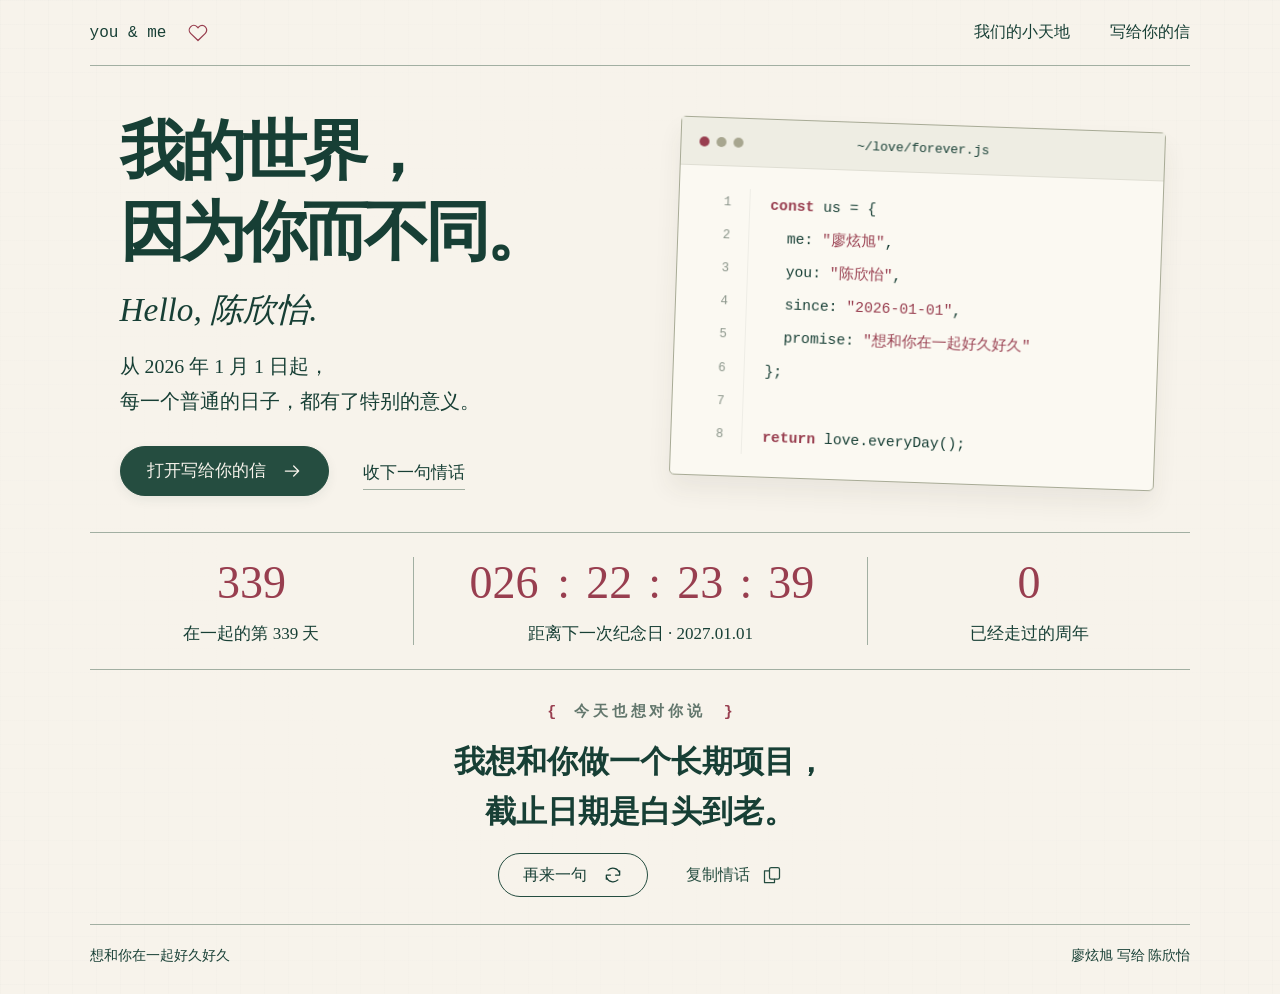
<file: index.html>
<!DOCTYPE html>
<html lang="zh-CN">
<head>
  <meta charset="UTF-8">
  <meta name="viewport" content="width=device-width, initial-scale=1, viewport-fit=cover">
  <meta name="theme-color" content="#f7f3eb">
  <meta name="description" content="每一个普通的日子，因为你而有了特别的意义。">
  <title>写给陈欣怡的一封情书</title>
  <style>
    :root {
      color-scheme: light;
      --paper: #f7f3eb;
      --ink: #173f35;
      --green: #254d40;
      --rose: #983e4f;
      --muted: #63776d;
      --line: #a2afa2;
      --serif: "Songti SC", "STSong", "SimSun", "Noto Serif CJK SC", serif;
      --mono: "Cascadia Code", "SFMono-Regular", "Consolas", monospace;
    }
    * { box-sizing: border-box; }
    html { scroll-behavior: smooth; scroll-padding-top: 24px; }
    html:has(dialog[open]) { overflow: hidden; }
    body {
      margin: 0;
      color: var(--ink);
      background-color: var(--paper);
      background-image: linear-gradient(#71877909 1px, transparent 1px), linear-gradient(90deg, #71877909 1px, transparent 1px);
      background-size: 24px 24px;
      font-family: var(--serif);
      -webkit-font-smoothing: antialiased;
    }
    button, a { -webkit-tap-highlight-color: transparent; touch-action: manipulation; }
    button, input, textarea { font: inherit; }
    button { cursor: pointer; }
    a { color: inherit; }
    button, a, textarea { outline-offset: 5px; }
    :focus-visible { outline: 2px solid var(--rose); }
    button:disabled { cursor: wait; opacity: .65; }
    svg { width: 20px; height: 20px; flex-shrink: 0; fill: none; stroke: currentColor; stroke-width: 1.5; stroke-linecap: round; stroke-linejoin: round; }
    .icon-library, [hidden] { display: none !important; }
    .page { max-width: 1440px; margin: auto; padding: 0 7%; background: radial-gradient(ellipse at center, var(--paper) 45%, #f7f3eb66 100%); }
    header { height: 66px; display: flex; align-items: center; justify-content: space-between; border-bottom: 1px solid var(--line); gap: 20px; }
    .brand { font: 16px var(--mono); display: inline-flex; align-items: center; gap: 22px; text-decoration: none; }
    .brand svg { color: var(--rose); }
    nav { display: flex; align-items: center; gap: 40px; font-size: 16px; }
    nav a { text-decoration: none; padding: 10px 0; }
    nav a:hover { color: var(--rose); }
    .hero { padding: 45px 30px 36px; display: grid; grid-template-columns: 1fr 1fr; gap: 70px; align-items: center; }
    h1 { font-size: clamp(38px, 5.05vw, 73px); line-height: 1.25; font-weight: 700; letter-spacing: -.06em; margin: 0; }
    h1 span { display: block; }
    .hello { font-size: clamp(26px, 2.6vw, 38px); font-style: italic; line-height: 1.5; margin: 12px 0 14px; }
    .intro { margin: 0; font-size: clamp(17px, 1.55vw, 22px); line-height: 1.8; }
    .hero-actions { display: flex; align-items: center; gap: 34px; margin-top: 26px; flex-wrap: wrap; }
    .button { display: inline-flex; align-items: center; justify-content: center; gap: 16px; min-height: 48px; padding: 12px 26px; border: 1px solid var(--green); border-radius: 99px; background: transparent; color: var(--ink); font-size: 17px; line-height: 1.4; text-decoration: none; }
    .primary { color: var(--paper); background: var(--green); box-shadow: 0 4px 12px #173f3512; }
    .primary:hover { background: var(--ink); }
    .text-link { border: 0; background: none; padding: 10px 0 5px; border-bottom: 1px solid var(--line); font-size: 17px; text-decoration: none; }
    .text-link:hover { color: var(--rose); border-color: var(--rose); }
    .terminal { transform: rotate(2deg); border: 1px solid #a7aa95; border-radius: 5px; background: #fbf9f2; box-shadow: 0 14px 24px #39352412; min-width: 0; }
    .terminal-bar { position: relative; display: flex; align-items: center; justify-content: center; gap: 7px; padding: 16px; border-bottom: 1px solid #b0b1a540; background: #eeede3; font: 13px var(--mono); }
    .lights { position: absolute; left: 18px; display: flex; gap: 7px; }
    .lights i { width: 10px; height: 10px; border-radius: 50%; background: #a7a68f; }
    .lights i:first-child { background: var(--rose); }
    .code { counter-reset: code-line; margin: 0; padding: 22px 0; font: clamp(12px, 1.15vw, 16px)/2.25 var(--mono); }
    .code-line { display: flex; counter-increment: code-line; white-space: pre-wrap; overflow-wrap: anywhere; }
    .code-line::before { content: counter(code-line); color: #8a958a; font-size: .85em; width: 52px; padding-right: 18px; flex-shrink: 0; text-align: right; border-right: 1px solid #b0b1a529; margin-right: 20px; }
    .code-line > span { padding-right: 14px; }
    .keyword, .string { color: var(--rose); }
    .days { display: grid; grid-template-columns: 1fr 1.4fr 1fr; align-items: center; border-top: 1px solid var(--line); border-bottom: 1px solid var(--line); padding: 24px 0; text-align: center; }
    .stat + .stat { border-left: 1px solid var(--line); }
    .number { font-family: Georgia, "Times New Roman", serif; font-size: 46px; line-height: 1.15; color: var(--rose); font-variant-numeric: tabular-nums; }
    .stat p { margin: 12px 0 0; font-size: 17px; }
    .clock { display: flex; gap: 12px; justify-content: center; align-items: baseline; white-space: nowrap; }
    .clock span { min-width: 1.18em; }
    .clock b { font: inherit; }
    .clock span:first-child { min-width: 1.8em; }
    .quote-section { text-align: center; padding: 32px 0 26px; }
    .quote-label { color: var(--muted); font-size: 15px; letter-spacing: .25em; margin: 0 0 16px; }
    .quote-label span { color: var(--rose); margin: 0 18px; font-family: var(--mono); letter-spacing: 0; }
    blockquote { font-size: clamp(23px, 2.45vw, 35px); line-height: 1.6; margin: 0 auto; max-width: 760px; min-height: 100px; white-space: pre-line; font-weight: 700; overflow-wrap: anywhere; }
    .quote-actions { display: flex; align-items: center; justify-content: center; gap: 38px; margin-top: 16px; }
    .quote-actions .button { min-height: 44px; padding: 8px 24px; font-size: 16px; }
    .copy { display: inline-flex; gap: 12px; align-items: center; background: none; color: var(--green); border: 0; padding: 12px 0; font-size: 16px; }
    .copy:hover { color: var(--rose); }
    footer { border-top: 1px solid var(--line); display: flex; gap: 24px; justify-content: space-between; padding: 18px 0 26px; font-size: 14px; line-height: 1.8; }
    footer p { margin: 0; }
    .toast { position: fixed; left: 50%; bottom: max(24px, env(safe-area-inset-bottom)); transform: translateX(-50%); background: var(--green); color: var(--paper); border-radius: 10px; padding: 12px 20px; max-width: calc(100vw - 32px); width: max-content; font: 15px/1.6 var(--serif); box-shadow: 0 6px 25px #173f3525; z-index: 5; }
    dialog { border: 1px solid var(--line); color: var(--ink); background: var(--paper); width: min(600px, calc(100% - 32px)); max-height: calc(100dvh - 48px); padding: 42px; border-radius: 8px; box-shadow: 0 30px 100px #142d3540; overflow-y: auto; }
    dialog::backdrop { background: #172c285f; backdrop-filter: blur(5px); }
    .dialog-close { position: absolute; top: 12px; right: 12px; border: 0; width: 44px; height: 44px; background: none; color: var(--ink); display: grid; place-items: center; }
    .letter-heading { font: italic 24px Georgia, var(--serif); color: var(--rose); margin: 0 0 24px; }
    .letter-body { font-size: 18px; line-height: 2; white-space: pre-line; }
    .signature { text-align: right; margin: 30px 0 0; font-size: 18px; line-height: 1.8; }
    .letter-code { font: 12px/1.8 var(--mono); color: var(--muted); border-top: 1px solid var(--line); padding-top: 16px; margin-top: 24px; }
    .manual-copy h2 { font-size: 22px; margin-top: 0; }
    .manual-copy p { font-size: 16px; line-height: 1.8; }
    textarea { width: 100%; min-height: 180px; color: var(--ink); background: #fffdf8; border: 1px solid var(--line); padding: 16px; border-radius: 4px; font-size: 16px; line-height: 1.8; resize: vertical; }
    .reveal { animation: arrive .7s ease-out both; }
    .terminal.reveal { animation-name: card-arrive; animation-delay: .12s; }
    .quote-change { animation: quote-arrive .25s ease-out both; }
    @keyframes arrive { from { opacity: 0; translate: 0 14px; } to { opacity: 1; translate: 0 0; } }
    @keyframes card-arrive { from { opacity: 0; translate: 0 20px; } to { opacity: 1; translate: 0 0; } }
    @keyframes quote-arrive { from { opacity: .2; translate: 0 4px; } to { opacity: 1; translate: 0 0; } }
    .sr-only { position: absolute; width: 1px; height: 1px; padding: 0; margin: -1px; overflow: hidden; clip: rect(0, 0, 0, 0); white-space: nowrap; border: 0; }
    @media (min-width: 1500px) { h1 { font-size: 73px; } }
    @media (max-width: 1100px) {
      .hero { padding-left: 8px; padding-right: 8px; gap: 34px; }
      .hero-actions { gap: 20px; }
      .clock { gap: 6px; }
      .number { font-size: 38px; }
      .code-line::before { width: 32px; padding-right: 10px; margin-right: 12px; }
      .terminal-bar { font-size: 12px; }
    }
    @media (max-width: 760px) {
      .page { padding: 0 6%; }
      header { height: 66px; }
      .brand { font-size: 13px; gap: 12px; }
      nav { gap: 16px; font-size: 13px; }
      .hero { grid-template-columns: 1fr; padding: 34px 0 30px; gap: 32px; }
      h1 { font-size: clamp(32px, 8.8vw, 58px); letter-spacing: -.035em; }
      .hello { font-size: 28px; margin-top: 12px; }
      .intro { font-size: 17px; }
      .hero-actions { gap: 22px; margin-top: 22px; }
      .button, .text-link { font-size: 16px; }
      .hero-actions .primary { padding: 12px 20px; gap: 12px; }
      .terminal { transform: rotate(1deg); margin: 4px 3px 4px; }
      .code { font-size: clamp(12px, 3.2vw, 17px); padding: 14px 0; }
      .code-line::before { width: 30px; padding-right: 9px; margin-right: 12px; }
      .terminal-bar { padding: 13px; font-size: 12px; }
      .days { grid-template-columns: 1fr 1fr; padding: 20px 0; row-gap: 20px; }
      .stat-countdown { grid-column: 1 / -1; grid-row: 2; border-left: 0 !important; border-top: 1px solid #a2afa255; padding-top: 20px; }
      .stat-years { grid-column: 2; grid-row: 1; }
      .number { font-size: 38px; }
      .clock { gap: 10px; font-size: clamp(30px, 9.5vw, 44px); }
      .stat p { font-size: 14px; margin-top: 10px; }
      .quote-section { padding-top: 30px; padding-bottom: 24px; }
      .quote-label { font-size: 13px; }
      blockquote { font-size: 24px; min-height: 115px; }
      .quote-actions { gap: 26px; }
      footer { flex-direction: column; gap: 4px; font-size: 13px; padding-bottom: max(26px, env(safe-area-inset-bottom)); }
      dialog { padding: 40px 24px 28px; }
      .letter-body { font-size: 17px; }
    }
    @media (prefers-reduced-motion: reduce) { html { scroll-behavior: auto; } *, *::before, *::after { animation: none !important; transition: none !important; } }
  </style>
</head>
<body>
  <svg class="icon-library" aria-hidden="true"><defs>
    <symbol id="heart" viewBox="0 0 24 24"><path d="M20.8 4.6a5.5 5.5 0 0 0-7.8 0L12 5.7l-1.1-1.1a5.5 5.5 0 0 0-7.8 7.8L12 21l8.8-8.6a5.5 5.5 0 0 0 0-7.8Z"/></symbol>
    <symbol id="arrow" viewBox="0 0 24 24"><path d="M4 12h16m-6-6 6 6-6 6"/></symbol>
    <symbol id="refresh" viewBox="0 0 24 24"><path d="M20 7v5h-5M4 17v-5h5"/><path d="M6.1 6.1a8.4 8.4 0 0 1 13.6 3M4.3 14.9a8.4 8.4 0 0 0 13.6 3"/></symbol>
    <symbol id="copy-icon" viewBox="0 0 24 24"><rect x="9" y="3" width="12" height="14" rx="2"/><path d="M15 17v4H3V7h6"/></symbol>
    <symbol id="close" viewBox="0 0 24 24"><path d="m6 6 12 12M6 18 18 6"/></symbol>
  </defs></svg>
  <div class="page">
    <header>
      <a class="brand" href="#home" aria-label="回到首页">you &amp; me <svg aria-hidden="true"><use href="#heart"/></svg></a>
      <nav aria-label="页面导航"><a href="./play/">我们的小天地</a><a href="#letter" id="letter-nav">写给你的信</a></nav>
    </header>
    <main id="home">
      <section class="hero" aria-labelledby="hero-heading">
        <div class="reveal">
          <h1 id="hero-heading"><span>我的世界，</span><span>因为你而不同。</span></h1>
          <p class="hello" id="hello">Hello, 陈欣怡.</p>
          <p class="intro">从 <span id="since-text">2026 年 1 月 1 日</span>起，<br>每一个普通的日子，都有了特别的意义。</p>
          <div class="hero-actions">
            <button class="button primary" id="open-letter" aria-haspopup="dialog">打开写给你的信<svg aria-hidden="true"><use href="#arrow"/></svg></button>
            <a class="text-link" href="#love-quote">收下一句情话</a>
          </div>
        </div>
        <div class="terminal reveal" aria-label="写着我们名字的代码">
          <div class="terminal-bar"><span class="lights" aria-hidden="true"><i></i><i></i><i></i></span>~/love/forever.js</div>
          <div class="code" aria-hidden="true">
            <div class="code-line"><span><b class="keyword">const</b> us = {</span></div>
            <div class="code-line"><span>  me: <span class="string" id="code-me">"廖炫旭"</span>,</span></div>
            <div class="code-line"><span>  you: <span class="string" id="code-you">"陈欣怡"</span>,</span></div>
            <div class="code-line"><span>  since: <span class="string" id="code-since">"2026-01-01"</span>,</span></div>
            <div class="code-line"><span>  promise: <span class="string">"想和你在一起好久好久"</span></span></div>
            <div class="code-line"><span>};</span></div>
            <div class="code-line"><span>&nbsp;</span></div>
            <div class="code-line"><span><b class="keyword">return</b> love.everyDay();</span></div>
          </div>
        </div>
      </section>
      <section class="days" id="our-days" aria-label="我们的纪念日">
        <div class="stat"><div class="number" id="together-days">273</div><p id="together-label">在一起的第 273 天</p></div>
        <div class="stat stat-countdown">
          <div class="number clock" role="timer" aria-label="纪念日倒计时" aria-live="off"><span id="count-days">093</span><b>:</b><span id="count-hours">00</span><b>:</b><span id="count-minutes">00</span><b>:</b><span id="count-seconds">00</span></div>
          <p id="count-caption">距离下一次纪念日 · 2027.01.01</p>
          <span class="sr-only">倒计时依次为天、小时、分钟、秒，按马来西亚时间计算。</span>
        </div>
        <div class="stat stat-years"><div class="number" id="together-years">0</div><p>已经走过的周年</p></div>
      </section>
      <section class="quote-section" id="love-quote" aria-labelledby="quote-heading">
        <h2 class="quote-label" id="quote-heading"><span aria-hidden="true">{</span>今天也想对你说<span aria-hidden="true">}</span></h2>
        <blockquote id="quote" aria-live="polite" aria-atomic="true">我想和你做一个长期项目，
截止日期是白头到老。</blockquote>
        <div class="quote-actions">
          <button class="button" id="new-quote">再来一句<svg aria-hidden="true"><use href="#refresh"/></svg></button>
          <button class="copy" id="copy-quote">复制情话<svg aria-hidden="true"><use href="#copy-icon"/></svg></button>
        </div>
      </section>
    </main>
    <footer><p>想和你在一起好久好久</p><p id="footer-signature">廖炫旭 写给 陈欣怡</p></footer>
  </div>
  <dialog id="letter" aria-labelledby="letter-title">
    <button class="dialog-close" data-close="letter" aria-label="关闭情书"><svg aria-hidden="true"><use href="#close"/></svg></button>
    <h2 class="letter-heading" id="letter-title">To 陈欣怡,</h2>
    <div class="letter-body" id="letter-body"></div>
    <p class="signature">想和你在一起好久好久<br><span id="letter-signature">廖炫旭</span></p>
    <p class="letter-code">const love = () =&gt; chooseYouEveryDay();</p>
  </dialog>
  <dialog class="manual-copy" id="manual-copy" aria-labelledby="copy-title">
    <button class="dialog-close" data-close="manual-copy" aria-label="关闭复制窗口"><svg aria-hidden="true"><use href="#close"/></svg></button>
    <h2 id="copy-title">把这句话带走</h2>
    <p>浏览器暂时无法自动复制。长按下面的文字，选择「全选」和「复制」即可。</p>
    <textarea id="copy-text" readonly aria-label="要复制的情话"></textarea>
  </dialog>
  <div class="toast" id="toast" role="status" hidden></div>
  <noscript><p style="padding: 20px; text-align: center">请启用浏览器 JavaScript，让纪念日倒计时和情话按钮陪你一起运行。</p></noscript>
  <script>
    // Edit these three values to personalize the page. Keep the date as YYYY-MM-DD.
    const profile = {
      myName: "廖炫旭",
      herName: "陈欣怡",
      anniversary: "2026-01-01"
    };

    const loveQuotes = [
      "我想和你做一个长期项目，\n截止日期是白头到老。",
      "如果心动有日志，\n那每一行都写着你的名字。",
      "我可以重构一万次代码，\n但喜欢你这件事，一次就确定了。",
      "世界偶尔会出现 404，\n但你一直是我想回去的首页。",
      "想把每一个平凡的明天，\n都写进有你的未来里。",
      "你不需要读懂我的代码，\n只需要知道，我的偏爱都给了你。",
      "程序有结束的时候，\n想念你却没有终止条件。",
      "我的未来不需要太复杂，\n有你，有我，有慢慢变老的日子。",
      "如果人生有默认选项，\n我想把你设为每一天。",
      "最想和你一起调试的，\n是往后每一个柴米油盐的日子。",
      "你让我的世界从 404，\n变成了 200 OK。",
      "我的喜欢不是随机数，\n每一次运行，结果都是你。"
    ];

    const DAY_MS = 86400000;
    const KL_OFFSET_MS = 8 * 3600000;
    const klFormatter = new Intl.DateTimeFormat("en-CA", {
      timeZone: "Asia/Kuala_Lumpur", year: "numeric", month: "2-digit", day: "2-digit"
    });

    function parseYmd(value) {
      const match = /^(\d{4})-(\d{2})-(\d{2})$/.exec(value);
      if (!match) throw new Error("Anniversary must use YYYY-MM-DD.");
      const [, year, month, day] = match.map(Number);
      const stamp = new Date(Date.UTC(year, month - 1, day));
      if (year < 1900 || stamp.getUTCFullYear() !== year || stamp.getUTCMonth() !== month - 1 || stamp.getUTCDate() !== day) {
        throw new Error("Anniversary is not a valid date.");
      }
      return { year, month, day };
    }

    function dateOrdinal(date) {
      // UTC ordinals measure calendar days without the visitor's timezone or DST.
      return Date.UTC(date.year, date.month - 1, date.day) / DAY_MS;
    }

    function anniversaryInYear(start, year) {
      // A February 29 anniversary is celebrated on February 28 in non-leap years.
      const lastDay = new Date(Date.UTC(year, start.month, 0)).getUTCDate();
      return { year, month: start.month, day: Math.min(start.day, lastDay) };
    }

    function dateLabel(date) {
      return `${date.year}.${String(date.month).padStart(2, "0")}.${String(date.day).padStart(2, "0")}`;
    }

    function getLoveState(startValue, now = new Date()) {
      const start = parseYmd(startValue);
      const parts = Object.fromEntries(klFormatter.formatToParts(now).map(part => [part.type, part.value]));
      const today = { year: Number(parts.year), month: Number(parts.month), day: Number(parts.day) };
      const day = dateOrdinal(today);
      const first = dateOrdinal(start);
      const upcomingStart = day < first;
      let target = upcomingStart ? start : anniversaryInYear(start, today.year);
      const isAnniversary = !upcomingStart && day === dateOrdinal(target);
      let years = upcomingStart ? 0 : today.year - start.year;
      if (!upcomingStart && day < dateOrdinal(target)) years -= 1;
      if (!upcomingStart && day > dateOrdinal(target)) target = anniversaryInYear(start, today.year + 1);
      // Malaysia is UTC+08:00, so the shared countdown ends at midnight there.
      const targetMs = dateOrdinal(target) * DAY_MS - KL_OFFSET_MS;
      const remaining = isAnniversary ? 0 : Math.max(0, Math.ceil((targetMs - now.getTime()) / 1000));
      return {
        together: upcomingStart ? 0 : day - first + 1,
        years: Math.max(0, years), target, isAnniversary, upcomingStart,
        countdown: {
          days: Math.floor(remaining / 86400), hours: Math.floor(remaining % 86400 / 3600),
          minutes: Math.floor(remaining % 3600 / 60), seconds: remaining % 60
        }
      };
    }

    function chooseNextIndex(length, current, random = Math.random) {
      if (length <= 1) return 0;
      const candidate = Math.floor(random() * (length - 1));
      return candidate >= current ? candidate + 1 : candidate;
    }

    function initPage() {
      const el = id => document.getElementById(id);
      const letter = el("letter");
      const manualCopy = el("manual-copy");
      const start = parseYmd(profile.anniversary);
      let quoteIndex = 0;
      let toastTimer;
      let previousLabel = "";

      document.title = `写给${profile.herName}的一封情书`;
      el("hello").textContent = `Hello, ${profile.herName}.`;
      el("since-text").textContent = `${start.year} 年 ${start.month} 月 ${start.day} 日`;
      el("code-me").textContent = JSON.stringify(profile.myName);
      el("code-you").textContent = JSON.stringify(profile.herName);
      el("code-since").textContent = JSON.stringify(profile.anniversary);
      el("footer-signature").textContent = `${profile.myName} 写给 ${profile.herName}`;
      el("letter-title").textContent = `To ${profile.herName},`;
      el("letter-signature").textContent = profile.myName;
      el("letter-body").textContent = `有些话，写进代码里太短，放在心里又太满。所以，我想认真写给你。\n\n我不一定能把每一天都过得很精彩，但我想让你知道：在每一个普通的日子里，你都是我最特别的那个人。\n\n比起漂亮的承诺，我更想慢慢学会听你说话、记住你的喜欢，在你需要的时候，好好陪着你。\n\n以后的生活也许会有小小的 bug，但我想和你一起耐心解决。不会因为一时的困难，就放弃我们这个项目。\n\n如果未来是一段还没写完的程序，我希望往后的每一行，都有你。`;

      function updateClock() {
        const state = getLoveState(profile.anniversary);
        el("together-days").textContent = String(state.together);
        el("together-label").textContent = state.upcomingStart ? "期待我们的第一天" : `在一起的第 ${state.together} 天`;
        el("together-years").textContent = String(state.years);
        for (const [key, value] of Object.entries(state.countdown)) {
          el(`count-${key}`).textContent = String(value).padStart(key === "days" ? 3 : 2, "0");
        }
        const caption = state.isAnniversary
          ? (state.years > 0 ? `今天是我们的 ${state.years} 周年纪念日` : "今天，是我们的第一天")
          : `${state.upcomingStart ? "距离我们的开始" : "距离下一次纪念日"} · ${dateLabel(state.target)}`;
        el("count-caption").textContent = caption;
        if (caption !== previousLabel) {
          previousLabel = caption;
          el("count-caption").setAttribute("aria-live", "polite");
        }
      }

      function notify(message) {
        clearTimeout(toastTimer);
        el("toast").textContent = message;
        el("toast").hidden = false;
        toastTimer = setTimeout(() => { el("toast").hidden = true; }, 2600);
      }

      function openLetter(event) {
        if (event) event.preventDefault();
        if (!letter.open) letter.showModal();
      }

      el("open-letter").addEventListener("click", openLetter);
      el("letter-nav").addEventListener("click", openLetter);
      for (const button of document.querySelectorAll("[data-close]")) {
        button.addEventListener("click", () => el(button.dataset.close).close());
      }
      for (const dialog of [letter, manualCopy]) {
        dialog.addEventListener("click", event => {
          const rect = dialog.getBoundingClientRect();
          if (event.target === dialog && (event.clientX < rect.left || event.clientX > rect.right || event.clientY < rect.top || event.clientY > rect.bottom)) {
            dialog.close();
          }
        });
      }

      el("new-quote").addEventListener("click", () => {
        quoteIndex = chooseNextIndex(loveQuotes.length, quoteIndex);
        el("quote").textContent = loveQuotes[quoteIndex];
        el("quote").classList.remove("quote-change");
        void el("quote").offsetWidth;
        el("quote").classList.add("quote-change");
      });

      el("copy-quote").addEventListener("click", async () => {
        updateClock();
        const state = getLoveState(profile.anniversary);
        const progress = state.upcomingStart ? "期待我们的第一天。" : `我们已经在一起 ${state.together} 天。`;
        const text = `To ${profile.herName}\n${progress}\n\n${loveQuotes[quoteIndex]}\n\nFrom ${profile.myName}`;
        const button = el("copy-quote");
        button.disabled = true;
        try {
          if (!navigator.clipboard || !window.isSecureContext) throw new Error("Clipboard unavailable.");
          await navigator.clipboard.writeText(text);
          notify("已复制，把这句心里话送给她吧。");
        } catch {
          el("copy-text").value = text;
          manualCopy.showModal();
          el("copy-text").focus();
          el("copy-text").select();
          el("copy-text").setSelectionRange(0, text.length);
        } finally {
          button.disabled = false;
        }
      });

      updateClock();
      let clockTimer = setInterval(updateClock, 1000);
      document.addEventListener("visibilitychange", () => {
        clearInterval(clockTimer);
        if (!document.hidden) { updateClock(); clockTimer = setInterval(updateClock, 1000); }
      });
      if (window.location.hash === "#letter") openLetter();
      window.addEventListener("hashchange", () => { if (window.location.hash === "#letter") openLetter(); });
    }

    if (typeof document !== "undefined") {
      try { initPage(); }
      catch (error) {
        document.getElementById("count-caption").textContent = "纪念日格式有误，请使用有效的 YYYY-MM-DD 日期。";
        console.error(error);
      }
    }
  </script>
</body>
</html>
</file>
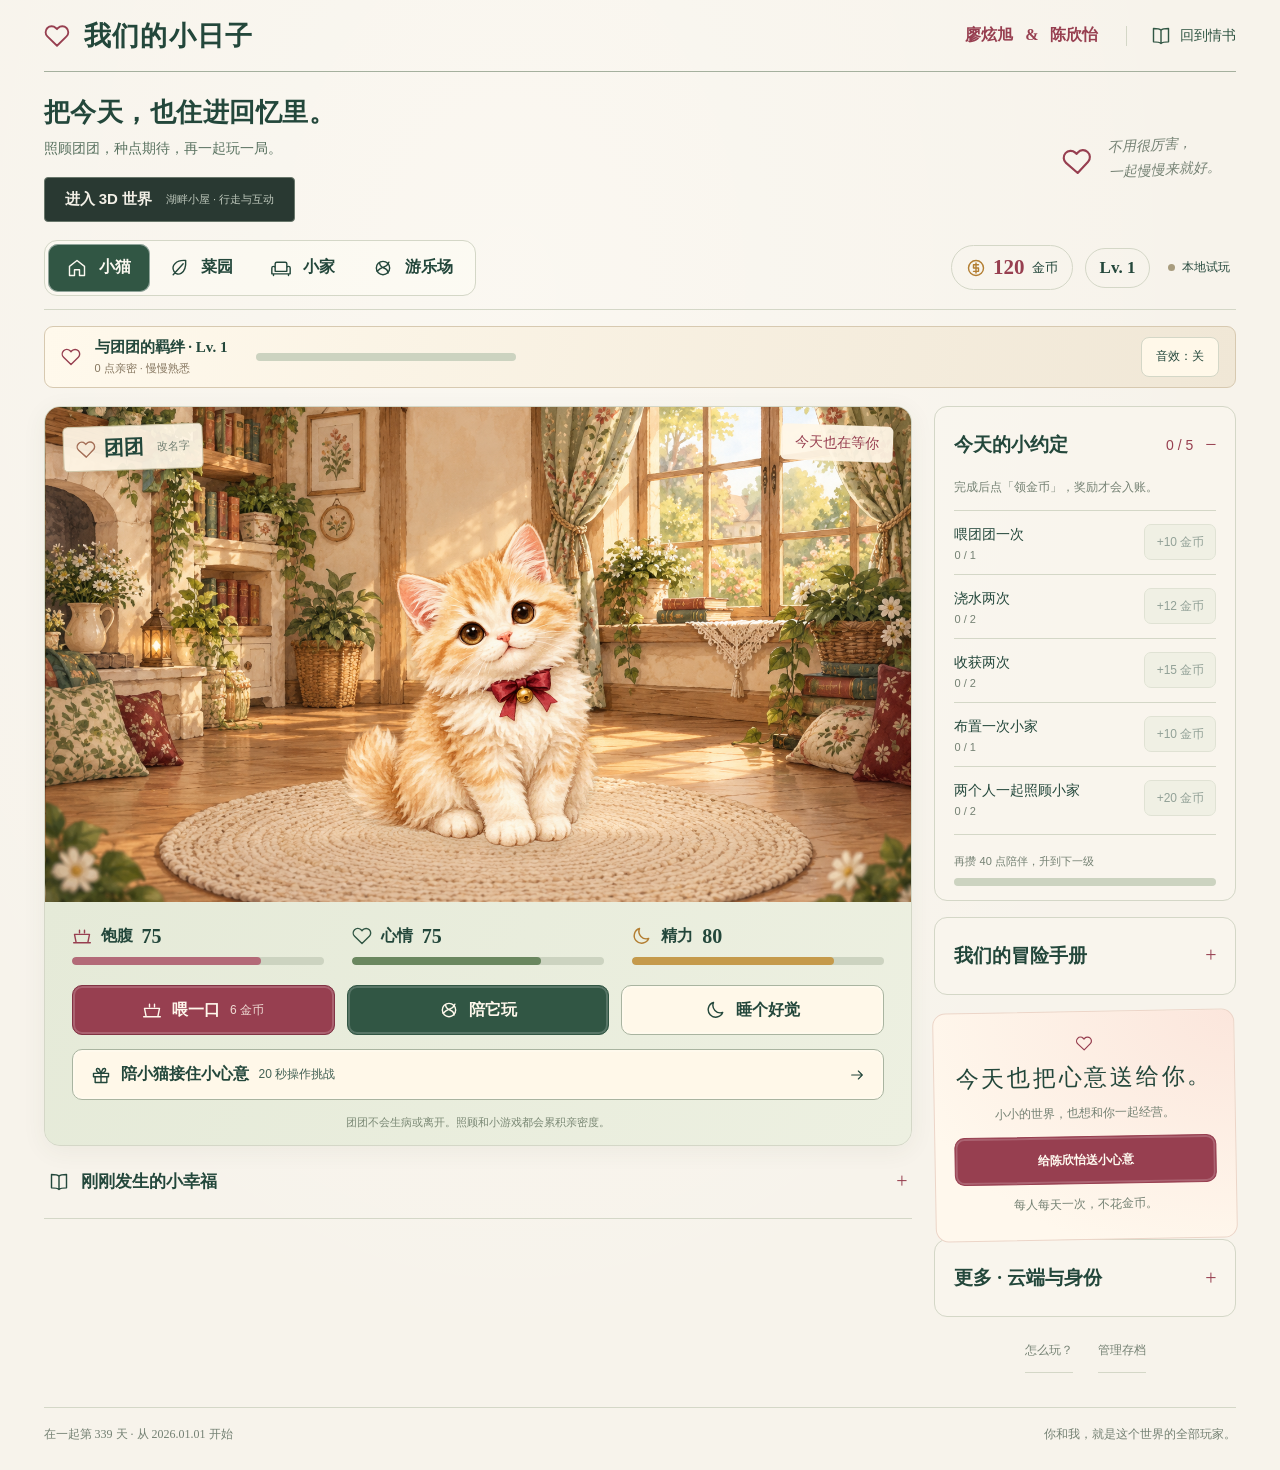
<file: play/index.html>
<!DOCTYPE html>
<html lang="zh-CN">
<head>
  <meta charset="utf-8">
  <meta name="viewport" content="width=device-width, initial-scale=1, viewport-fit=cover">
  <meta name="theme-color" content="#f7f3eb">
  <meta name="description" content="一只小猫，一片菜园，一个慢慢变好的家。属于我们的双人小天地。">
  <meta name="referrer" content="no-referrer">
  <title>我们的小日子 · 廖炫旭与陈欣怡</title>
  <link rel="stylesheet" href="./styles.css?v=3">
  <link rel="stylesheet" href="./experience.css?v=3">
  <link rel="stylesheet" href="./retreat.css?v=4">
  <script type="importmap">{"imports":{"three":"./vendor/three/three.module.js"}}</script>
</head>
<body>
  <svg class="icon-library" aria-hidden="true"><defs>
    <symbol id="i-heart" viewBox="0 0 24 24"><path d="M20.8 4.6a5.5 5.5 0 0 0-7.8 0L12 5.7l-1.1-1.1a5.5 5.5 0 0 0-7.8 7.8L12 21l8.8-8.6a5.5 5.5 0 0 0 0-7.8Z"/></symbol>
    <symbol id="i-home" viewBox="0 0 24 24"><path d="m3 10 9-7 9 7v11h-6v-7H9v7H3Z"/></symbol>
    <symbol id="i-leaf" viewBox="0 0 24 24"><path d="M20 3C9 2 2 9 6 16s15 3 14-13ZM5 20 17 7"/></symbol>
    <symbol id="i-sofa" viewBox="0 0 24 24"><path d="M5 12V7a2 2 0 0 1 2-2h10a2 2 0 0 1 2 2v5M5 12a2 2 0 0 0-4 0v7h22v-7a2 2 0 0 0-4 0v4H5Zm-2 7v2m18-2v2"/></symbol>
    <symbol id="i-moon" viewBox="0 0 24 24"><path d="M20 15A9 9 0 0 1 9 3a9 9 0 1 0 11 12Z"/></symbol>
    <symbol id="i-bowl" viewBox="0 0 24 24"><path d="M3 10h18l-2 10H5ZM9 8V5m6 3V5M2 20h20"/></symbol>
    <symbol id="i-play" viewBox="0 0 24 24"><circle cx="12" cy="12" r="8"/><path d="M8 6c0 8 10 4 10 12M5 16c7-8 11-3 14-11"/></symbol>
    <symbol id="i-cloud" viewBox="0 0 24 24"><path d="M5 19a4 4 0 0 1-1-8 7 7 0 0 1 13-3 5.5 5.5 0 1 1 1.5 11Z"/></symbol>
    <symbol id="i-check" viewBox="0 0 24 24"><path d="m5 12 4 4L19 6"/></symbol>
    <symbol id="i-close" viewBox="0 0 24 24"><path d="m6 6 12 12M6 18 18 6"/></symbol>
    <symbol id="i-arrow" viewBox="0 0 24 24"><path d="M4 12h16m-6-6 6 6-6 6"/></symbol>
    <symbol id="i-water" viewBox="0 0 24 24"><path d="M12 3s-7 8-7 12a7 7 0 0 0 14 0c0-4-7-12-7-12ZM8 15a4 4 0 0 0 4 4"/></symbol>
    <symbol id="i-book" viewBox="0 0 24 24"><path d="M12 5v16M3 3c4 0 7 0 9 2 2-2 5-2 9-2v16c-4 0-7 0-9 2-2-2-5-2-9-2Z"/></symbol>
    <symbol id="i-coin" viewBox="0 0 24 24"><circle cx="12" cy="12" r="9"/><path d="M15 8H9v4h6v4H9m3-10v12"/></symbol>
    <symbol id="i-gift" viewBox="0 0 24 24"><path d="M3 10h18v4H3Zm2 4v7h14v-7M12 10v11M12 10c-8-2-6-8-2-5l2 5c8-2 6-8 2-5Z"/></symbol>
  </defs></svg>
  <div class="app-shell">
    <header class="topbar">
      <a href="./" class="brand"><svg><use href="#i-heart"/></svg><span>我们的小日子</span></a>
      <div class="topbar-right"><span class="couple">廖炫旭 <i>&amp;</i> 陈欣怡</span><a href="../index.html" class="letter-link"><svg><use href="#i-book"/></svg>回到情书</a></div>
    </header>
    <main>
      <section class="welcome" aria-labelledby="welcome-title">
        <div><h1 id="welcome-title">把今天，也住进回忆里。</h1><p>照顾团团，种点期待，再一起玩一局。</p><button id="open-retreat" class="retreat-entry">进入 3D 世界 <small>湖畔小屋 · 行走与互动</small></button></div>
        <div class="welcome-note"><svg><use href="#i-heart"/></svg><span>不用很厉害，<br>一起慢慢来就好。</span></div>
      </section>
      <div class="world-toolbar">
        <div class="tabs" role="tablist" aria-label="选择小游戏">
          <button id="tab-pet" role="tab" aria-selected="true" aria-controls="panel-pet" data-tab="pet"><svg><use href="#i-home"/></svg><span>团团的小窝</span></button>
          <button id="tab-farm" role="tab" aria-selected="false" aria-controls="panel-farm" tabindex="-1" data-tab="farm"><svg><use href="#i-leaf"/></svg><span>菜园</span></button>
          <button id="tab-home" role="tab" aria-selected="false" aria-controls="panel-home" tabindex="-1" data-tab="home"><svg><use href="#i-sofa"/></svg><span>小家</span></button>
          <button id="tab-arcade" role="tab" aria-selected="false" aria-controls="panel-arcade" tabindex="-1" data-tab="arcade"><svg><use href="#i-play"/></svg><span>游乐场</span></button>
        </div>
        <div class="world-resources"><span class="coin-counter"><svg><use href="#i-coin"/></svg><b id="coins">120</b> 金币</span><span class="level-counter" id="level">Lv. 1</span><button class="connection" id="connection-button" aria-haspopup="dialog"><i id="connection-dot"></i><span id="connection-label">本地试玩</span></button></div>
      </div>
      <div class="bond-strip"><svg><use href="#i-heart"/></svg><div><b id="bond-title">从初见到形影不离</b><span id="bond-label">每一次陪伴，都算数。</span></div><progress id="bond-bar" max="100" value="0" aria-label="宠物亲密度"></progress><button id="sound-toggle" class="small-button" aria-pressed="false">音效：关</button></div>
      <div class="world-layout">
        <div class="play-column">
          <section id="panel-pet" class="game-panel" role="tabpanel" aria-labelledby="tab-pet">
            <div class="scene pet-scene" id="pet-scene">
              <div class="scene-caption"><button class="pet-name" id="rename-pet" aria-label="给宠物取名字"><svg><use href="#i-heart"/></svg><span id="pet-name">团团</span><small>改名字</small></button><span class="scene-message" id="pet-message">今天也在等你</span></div>
              <button class="pet-character" id="pet-character" aria-label="摸摸团团"><span class="pet-sprite" aria-hidden="true"></span></button>
              <span class="pet-bubble" id="pet-bubble" aria-live="polite" hidden>喵，喜欢和你在一起。</span>
            </div>
            <div class="pet-care">
              <div class="pet-stats">
                <div class="pet-stat"><span><svg><use href="#i-bowl"/></svg>饱腹 <b id="hunger-value">75</b></span><progress id="hunger-bar" max="100" value="75" aria-label="饱腹程度">75</progress></div>
                <div class="pet-stat"><span><svg><use href="#i-heart"/></svg>心情 <b id="happiness-value">75</b></span><progress id="happiness-bar" max="100" value="75" aria-label="心情">75</progress></div>
                <div class="pet-stat"><span><svg><use href="#i-moon"/></svg>精力 <b id="energy-value">80</b></span><progress id="energy-bar" max="100" value="80" aria-label="精力">80</progress></div>
              </div>
              <div class="pet-actions"><button class="button rose" data-action="feed"><svg><use href="#i-bowl"/></svg>喂一口 <small>6 金币</small></button><button class="button green" data-action="play"><svg><use href="#i-play"/></svg>陪它玩</button><button class="button paper" data-action="rest"><svg><use href="#i-moon"/></svg>睡个好觉</button></div>
              <button class="pet-adventure button paper wide" data-game="catch"><svg><use href="#i-gift"/></svg>陪小猫接住小心意 <small>20 秒操作挑战</small><svg><use href="#i-arrow"/></svg></button>
              <p class="gentle-note" id="pet-help">团团不会生病或离开。你有空回来，它就很开心。</p>
            </div>
          </section>
          <section id="panel-farm" class="game-panel" role="tabpanel" aria-labelledby="tab-farm" hidden>
            <div class="section-top"><div><h2>一起种下小期待</h2><p>选择种子，再点一块空地。浇水可以让作物更快长大。</p></div><button class="small-button" id="harvest-all">收获成熟作物</button></div>
            <div class="seed-picker" id="seed-picker" aria-label="选择种子"></div>
            <div class="scene farm-scene" id="farm-scene"><div class="farm-plots" id="farm-plots" aria-label="六块菜地"></div><div class="garden-caption"><svg><use href="#i-leaf"/></svg><span>爱会长大，小菜也会。</span></div></div>
            <div class="farm-footer"><span><span class="legend-dot empty"></span>空地：种下</span><span><span class="legend-dot growing"></span>生长中：浇水</span><span><span class="legend-dot ready"></span>成熟了：收获</span><p>离开页面也会生长，不会枯萎。最快 20 秒就能收获。</p></div>
            <section class="orders-section"><div class="shop-heading"><h3>今天的花园订单</h3><span>收获照常赚金币，也会收入仓库。</span></div><div class="inventory" id="inventory"></div><div class="orders" id="orders"></div></section>
          </section>
          <section id="panel-home" class="game-panel" role="tabpanel" aria-labelledby="tab-home" hidden>
            <div class="section-top"><div><h2>把喜欢的东西，放进我们的家</h2><p id="home-help">买一件家具，再点「摆放」。可以拖动，也可以选中后点位置。</p></div><button class="small-button" id="remove-selected" disabled>收回选中的家具</button></div>
            <div class="home-view-toolbar"><div class="view-switch" role="group" aria-label="小家查看方式"><button id="view-2d" aria-pressed="true">2D 布置</button><button id="view-3d" aria-pressed="false">3D 看家</button></div><span>同一份家具进度 · 3D 不额外扣金币</span></div>
            <div class="theme-picker" aria-label="小家主题"><span>窗外的时光</span><button data-theme="morning" aria-pressed="true">晨光</button><button data-theme="sunset" aria-pressed="false">落日</button><button data-theme="night" aria-pressed="false">月夜</button><button id="deselect-furniture">结束布置</button></div>
            <div class="scene home-scene" id="home-scene" tabindex="0" role="group" aria-label="布置小家，选中家具后用方向键移动"><div class="home-items" id="home-items"></div><div class="home-hint" id="placement-hint" hidden>点一个位置，或用方向键微调</div></div>
            <div id="home-3d-wrap" class="home-3d-wrap" hidden><div id="home-3d" class="home-3d"></div><div class="home-3d-controls"><button class="small-button" id="reset-3d">复位视角</button><button class="small-button" id="touch-3d-pet" disabled>摸摸小猫</button><span>横向拖动旋转 · 点点小猫</span></div><p id="home-3d-status" role="status">第一次开启时加载轻量模型。</p></div>
            <div class="shop-heading"><h3>把家一点点填满</h3><span id="selected-furniture-label">先从一张柔软的小毯子开始。</span></div>
            <div class="furniture-shop" id="furniture-shop"></div>
          </section>
          <section id="panel-arcade" class="game-panel arcade-panel" role="tabpanel" aria-labelledby="tab-arcade" hidden>
            <div class="arcade-banner"><div><span class="eyebrow">OUR TINY ADVENTURE CLUB</span><h2>和你一起，<br>把快乐玩大一点。</h2><p>不止等作物长大。手速、记忆、时机，<br>这次真的要你出手。</p></div><span class="club-pet pet-sprite" aria-hidden="true"></span><span class="club-stamp">只为我们<br>开放的游乐场</span></div>
            <div class="arcade-intro"><span id="arcade-quota">每日前 5 局有奖励</span><small>每人独立次数 · 超过后也可以练习</small></div>
            <div class="game-cards">
              <article class="game-card catch-card"><div class="card-art"><svg><use href="#i-gift"/></svg><span class="pet-sprite" aria-hidden="true"></span></div><span class="eyebrow">01 / REACTION</span><h3>接住小心意</h3><p>礼物落到虚线时，点对应的一列。别让小心意溜走。</p><div class="game-meta"><span>20 秒 · 手速挑战</span><b id="best-catch">最佳 0</b></div><button class="button green" data-game="catch">开始挑战 <svg><use href="#i-arrow"/></svg></button></article>
              <article class="game-card memory-card"><div class="card-art memory-art"><svg><use href="#i-heart"/></svg><svg><use href="#i-leaf"/></svg><svg><use href="#i-home"/></svg></div><span class="eyebrow">02 / MEMORY</span><h3>记忆花园</h3><p>翻开十二张小卡片。记住相同的图案，找到六对回忆。</p><div class="game-meta"><span>60 秒 · 配对挑战</span><b id="best-memory">最佳 0</b></div><button class="button green" data-game="memory">开始挑战 <svg><use href="#i-arrow"/></svg></button></article>
              <article class="game-card fishing-card"><div class="card-art fishing-art"><svg><use href="#i-moon"/></svg><span class="pond-ripple"></span><span class="fishing-float"></span></div><span class="eyebrow">03 / TIMING</span><h3>月光钓鱼</h3><p>等浮标进入金色区域，一次果断收竿。五次机会，稳稳来。</p><div class="game-meta"><span>20 秒 · 时机挑战</span><b id="best-fishing">最佳 0</b></div><button class="button green" data-game="fishing">开始挑战 <svg><use href="#i-arrow"/></svg></button></article>
            </div>
          </section>
          <details class="journal-section"><summary id="journal-title"><svg><use href="#i-book"/></svg>刚刚发生的小幸福</summary><ol id="journal-list"><li>欢迎回家，团团已经准备好认识你们了。</li></ol></details>
        </div>
        <aside class="sidebar">
          <details class="daily-section" open><summary id="daily-title"><span>今天的小约定</span><b id="daily-summary">0 / 5</b></summary><p class="daily-note">完成后点「领金币」，奖励才会入账。</p><div id="daily-tasks"></div><div class="level-progress"><span id="xp-label">再攒 40 点陪伴，升到下一级</span><progress id="xp-bar" max="40" value="0" aria-label="等级经验"></progress></div></details>
          <details class="milestones"><summary>我们的冒险手册</summary><p id="next-goal">给小日子一个新的目标。</p><div id="achievements"></div></details>
          <div class="love-note"><svg><use href="#i-heart"/></svg><p>今天也把心意送给你。</p><small id="daily-love">今天也想偏爱你一点。</small><button class="button paper wide" id="send-gift"><svg><use href="#i-gift"/></svg>送出今天的小心意</button><small id="gift-status">两个人，各有一份专属心意。</small></div>
          <details class="shared-section"><summary>更多 · 云端与身份</summary><p id="sync-help">连接同一个房间码，就能在两台手机一起玩。</p><button class="button cloud-button" id="open-cloud"><svg><use href="#i-cloud"/></svg><span id="cloud-button-label">连接我们的云端小家</span></button><div class="actor-select"><label for="actor">这台手机属于</label><select id="actor"><option value="heok">廖炫旭</option><option value="xy">陈欣怡</option></select></div><p class="save-status" id="save-status" role="status">本机进度会自动保存</p></details>
          <div class="utility-actions"><button id="open-guide">怎么玩？</button><button id="open-save">管理存档</button></div>
        </aside>
      </div>
    </main>
    <footer><p id="anniversary-label">在一起第 273 天 · 从 2026.01.01 开始</p><p>你和我，就是这个世界的全部玩家。</p></footer>
  </div>
  <dialog id="arcade-dialog" aria-labelledby="arcade-title" class="arcade-dialog"><button class="dialog-close" id="close-arcade" aria-label="退出小游戏"><svg><use href="#i-close"/></svg></button><span class="eyebrow">JUST YOU &amp; ME</span><h2 id="arcade-title">接住小心意</h2><p id="arcade-instructions"></p><section id="game-ready" class="game-ready" hidden><h3 id="game-ready-title">先看懂，再开始</h3><p id="game-ready-copy"></p><button id="begin-game" class="button green">准备好了，开始</button><p class="small-print">点开始才创建关卡并计时。今天前五次结算有奖励，零分也占一次。</p></section><progress id="game-progress" max="100" value="0" aria-label="本局时间进度"></progress><span id="game-attempts" aria-live="polite"></span><div class="arcade-hud"><span>剩余 <b id="game-time">20</b> 秒</span><span>得分 <b id="game-score">0</b></span><span id="game-combo">准备好了吗？</span></div><div id="game-board" class="game-board" tabindex="0" role="group" aria-label="小游戏操作区域"></div><div class="game-controls" id="game-controls"></div><section id="game-exit-confirm" class="game-exit-confirm" hidden aria-label="退出本局确认"><svg><use href="#i-home"/></svg><h3>要先回家吗？</h3><p>退出这一局不领奖。<br>已经赚到的金币和小家进度不会改变。<br>确认期间，关卡仍会继续计时。</p><button class="button green" id="cancel-game-exit">继续这一局</button><button class="button paper" id="confirm-game-exit">确认退出，不领奖</button></section><div id="game-result" class="game-result" hidden><span id="game-stars" aria-hidden="true"></span><h3 id="game-result-title">每一份心意，都值得接住。</h3><p id="game-result-detail" role="status"></p><button class="button green" id="game-again">再玩一局</button><button class="button paper" id="game-done">回到我们的小世界</button></div><p class="small-print" id="game-save-status" role="status"></p></dialog>
  <dialog id="cloud-dialog" aria-labelledby="cloud-title"><button class="dialog-close" data-close="cloud-dialog" aria-label="关闭云端连接"><svg><use href="#i-close"/></svg></button><h2 id="cloud-title">让我们住进同一个小世界</h2><p>一人创建小家，把房间码私下发给另一人。另一台手机输入同一个码，进度就能共享。</p><div class="cloud-connected" id="cloud-connected" hidden><label for="current-code">你们的房间码（只发给彼此）</label><input id="current-code" readonly autocomplete="off" spellcheck="false"><button class="button green" id="copy-room">复制房间码</button><button class="text-button" id="leave-room">切回本地试玩</button></div><div id="cloud-setup"><button class="button green wide" id="create-room">创建我们的新小家</button><p class="separator">或者，加入已经创建的小家</p><form id="join-form"><label for="join-code">房间码</label><input id="join-code" placeholder="粘贴对方发来的 32 位房间码" minlength="32" maxlength="40" autocomplete="off" autocapitalize="off" spellcheck="false" required><button class="button paper wide" type="submit">加入这个小家</button></form><p class="small-print">云端小家从全新的进度开始；本地试玩存档会保留。断网时暂停云端操作，避免覆盖彼此的进度。</p></div><p class="dialog-status" id="cloud-status" role="status"></p></dialog>
  <dialog id="name-dialog" aria-labelledby="name-title"><button class="dialog-close" data-close="name-dialog" aria-label="关闭取名"><svg><use href="#i-close"/></svg></button><h2 id="name-title">给小猫取个名字</h2><form id="name-form"><label for="new-pet-name">你们想怎么叫它？</label><input id="new-pet-name" maxlength="12" autocomplete="off" required><button class="button green" type="submit">就叫这个名字</button></form><p class="dialog-status" id="name-status" role="status"></p></dialog>
  <dialog id="guide-dialog" aria-labelledby="guide-title"><button class="dialog-close" data-close="guide-dialog" aria-label="关闭玩法说明"><svg><use href="#i-close"/></svg></button><h2 id="guide-title">我们的慢慢来指南</h2><ol class="guide-list"><li><b>照顾小猫</b><p>喂食花 6 金币；玩耍消耗精力；睡一觉补充精力。连点时它会休息几秒，不会生病或离开。</p></li><li><b>经营菜园</b><p>先选种子，再点空地。胡萝卜 20 秒、草莓 45 秒、向日葵 90 秒成熟；浇一次水会缩短剩余时间。成熟后点击收获，赚取金币和陪伴经验。</p></li><li><b>布置小家</b><p>购买家具后点「摆放」，再点场景里的位置。拖动已摆好的家具，或选中后用方向键移动。收回的家具仍属于你们。</p></li><li><b>一起完成小约定</b><p>达到目标后领取金币。每日按马来西亚时间刷新，两个人都参与可以额外领奖。</p></li><li><b>真正动手的三个挑战</b><p>游乐场里，20 秒接礼物、60 秒翻牌配对、20 秒看准时机钓鱼。各有计时、分数和最佳纪录。每人每日前五次结算有奖励，零分也占一次；之后仍可练习。退出不领奖，切后台不暂停。</p></li><li><b>订单、羁绊与心意</b><p>收获照常赚金币，也收入作物仓库。交付每日订单得额外奖励；照顾、游戏和赠礼累积亲密度，达成成就后点亮永久徽章。双方各可每天送一次心意。</p></li><li><b>两台手机共享</b><p>连接同一个私密房间码，选好各自名字。操作同步给对方；短暂断网时会暂停，恢复后重新读取共享进度。</p></li></ol><button class="button green wide" data-close="guide-dialog">知道啦，开始过小日子</button></dialog>
  <dialog id="save-dialog" aria-labelledby="save-title"><button class="dialog-close" data-close="save-dialog" aria-label="关闭存档管理"><svg><use href="#i-close"/></svg></button><h2 id="save-title">把我们的进度好好收起来</h2><p>本地试玩会自动保存到这台设备。导出一个备份文件，可以把本地进度搬到另一台设备。</p><button class="button green wide" id="export-save">导出本地存档</button><label class="button paper wide file-label">选择本地备份文件<input type="file" id="import-file" accept="application/json,.json" hidden></label><p id="import-summary" hidden></p><button class="button rose wide" id="confirm-import" hidden>确认恢复这份备份</button><p class="small-print">导入只替换本地试玩存档，不改动云端小家。保留房间码即可重新进入云端；请勿把房间码放进公开仓库。</p><p class="dialog-status" id="save-dialog-status" role="status"></p></dialog>
  <div class="toast" id="toast" role="status" hidden></div>
  <noscript><p class="noscript">请启用 JavaScript，让团团和菜园陪你一起运行。</p></noscript>
  <dialog id="retreat-dialog" class="retreat-dialog" aria-labelledby="retreat-title">
    <div class="retreat-stage">
      <div id="retreat-canvas" class="retreat-canvas"></div>
      <header class="retreat-header"><div><h2 id="retreat-title">湖畔日常</h2><p>廖炫旭 &amp; 陈欣怡 · <span id="retreat-world-status">本地试玩</span></p></div><button id="retreat-close">返回日常</button></header>
      <aside class="retreat-mission"><h3>今日行程</h3><p id="retreat-mission-pet">待体验 · 照顾猫咪</p><p id="retreat-mission-farm">待体验 · 种植与收获</p><p id="retreat-mission-fetch">待体验 · 六球挑战</p><small>体验清单，不额外发奖励。</small></aside>
      <p id="retreat-context" class="retreat-context">靠近猫咪或菜地，按 E 互动</p>
      <div class="retreat-dpad" role="group" aria-label="3D行走方向"><button data-retreat-dir="0,-1" aria-label="向前走"><svg><use href="#i-arrow" transform="rotate(-90 12 12)"/></svg></button><button data-retreat-dir="-1,0" aria-label="向左走"><svg><use href="#i-arrow" transform="rotate(180 12 12)"/></svg></button><button data-retreat-dir="0,1" aria-label="向后走"><svg><use href="#i-arrow" transform="rotate(90 12 12)"/></svg></button><button data-retreat-dir="1,0" aria-label="向右走"><svg><use href="#i-arrow"/></svg></button></div>
      <div class="retreat-shortcuts"><button id="retreat-interact">互动 E</button><button id="retreat-turn">视角</button></div>
      <section class="retreat-panel" data-retreat-panel="pet" hidden><h3>陪猫咪待一会</h3><p id="retreat-pet-stats"></p><div class="retreat-stack"><button data-retreat-care="feed">喂食 · 6 币</button><button data-retreat-care="play">陪玩</button><button data-retreat-care="rest">休息</button></div><h3>六球挑战</h3><p>看准绿区抛球，让猫咪追住落点。六次机会，45 秒；每球目标不同，难度逐渐增加。</p><div class="retreat-throw-stats"><span id="retreat-fetch-score">本机最佳 0 分</span><span id="retreat-fetch-time">45s</span></div><div id="retreat-fetch-meter" hidden><div class="retreat-throw-meter"><span id="retreat-throw-target" class="retreat-throw-target"></span><span id="retreat-throw-needle" class="retreat-throw-needle"></span></div></div><button id="retreat-fetch-start" class="retreat-primary">开始六球挑战</button><button id="retreat-fetch-throw" class="retreat-primary" hidden>抛球 · 空格</button><p>练习纪录仅存本机，不发金币。</p></section>
      <section class="retreat-panel" data-retreat-panel="farm" hidden><h3>六块地，慢慢经营</h3><label for="retreat-seed">选择种子</label><select id="retreat-seed"></select><p>点编号走到对应菜地，再种植、浇水或收获。作物与原菜园同步。</p><div class="retreat-stack" aria-label="选择3D菜地"><button data-retreat-plot="0">1</button><button data-retreat-plot="1">2</button><button data-retreat-plot="2">3</button><button data-retreat-plot="3">4</button><button data-retreat-plot="4">5</button><button data-retreat-plot="5">6</button></div><p id="retreat-crop-status"></p><button id="retreat-plant" class="retreat-primary">走近菜地</button></section>
      <section class="retreat-panel" data-retreat-panel="build" hidden><h3>让小屋属于我们</h3><label for="retreat-furniture">选择家具</label><select id="retreat-furniture"></select><p>购买使用原来的金币。选中后点击小屋室内地面摆放；同一份位置也会显示在原来的小家。</p><button id="retreat-buy" class="retreat-primary">选中并摆放</button><div class="retreat-stack"><button id="retreat-remove">收回这件家具</button></div></section>
      <section class="retreat-panel" data-retreat-panel="light" hidden><h3>窗外的时光</h3><div class="retreat-stack"><button data-retreat-theme="morning">晨光</button><button data-retreat-theme="sunset">落日</button><button data-retreat-theme="night">月夜</button></div><p>主题与两个人的共享小家同步，不扣金币。</p><button id="retreat-reset">回到石径</button></section>
      <div class="retreat-loading" id="retreat-loading"><h3>走进湖畔日常</h3><p id="retreat-load-status">正在加载原创 3D 场景。</p><button id="retreat-retry" hidden>重新加载</button><button id="retreat-back">返回原游戏</button></div>
    </div>
    <nav class="retreat-dock" aria-label="3D玩法"><button data-retreat-mode="roam" aria-pressed="true">漫游</button><button data-retreat-mode="pet" aria-pressed="false">逗猫</button><button data-retreat-mode="farm" aria-pressed="false">种植</button><button data-retreat-mode="build" aria-pressed="false">布置</button><button data-retreat-mode="light" aria-pressed="false">光线</button></nav>
    <p id="retreat-notice" role="status" class="retreat-notice"></p><p id="retreat-persistence" class="retreat-persistence"></p>
  </dialog>
  <script type="module" src="./app.js?v=4"></script>
</body>
</html>
</file>
<file: play/styles.css>
:root {
  color-scheme: light;
  --paper: #f7f3eb;
  --surface: #fbf8f0;
  --ink: #23473b;
  --green: #315644;
  --sage: #e4ebdc;
  --rose: #973f50;
  --gold: #b37e32;
  --muted: #748173;
  --line: #d4d7c7;
  --serif: 'Songti SC', 'STSong', 'SimSun', 'Noto Serif CJK SC', serif;
  --sans: 'Trebuchet MS', 'PingFang SC', 'Microsoft YaHei', sans-serif;
}
* { box-sizing: border-box; }
html { scroll-behavior: smooth; }
html:has(dialog[open]) { overflow: hidden; }
body { margin: 0; color: var(--ink); font-family: var(--sans); background: radial-gradient(ellipse at 40% 20%, #fffdf877, transparent 65%), var(--paper); }
button, input, select { font: inherit; }
button, a { -webkit-tap-highlight-color: transparent; touch-action: manipulation; }
button { cursor: pointer; }
button:disabled { cursor: default; opacity: .48; }
button, a, input, select { outline-offset: 4px; }
:focus-visible { outline: 2px solid var(--rose); }
svg { width: 20px; height: 20px; fill: none; stroke: currentColor; stroke-width: 1.7; stroke-linecap: round; stroke-linejoin: round; flex-shrink: 0; }
.icon-library, [hidden] { display: none !important; }
.app-shell { max-width: 1480px; margin: auto; padding: 0 3.4%; }
.topbar { display: flex; align-items: center; justify-content: space-between; height: 74px; gap: 24px; border-bottom: 1px solid #a5b09e; }
.brand { display: flex; align-items: center; gap: 14px; color: var(--ink); text-decoration: none; font: 700 27px var(--serif); letter-spacing: .05em; }
.brand svg { color: var(--rose); width: 26px; height: 26px; }
.topbar-right { display: flex; align-items: center; gap: 28px; }
.couple { font: 600 16px var(--serif); color: var(--rose); }
.couple i { margin: 0 8px; font-style: normal; }
.letter-link { display: flex; align-items: center; gap: 9px; text-decoration: none; font-size: 14px; border-left: 1px solid var(--line); padding-left: 24px; }
.letter-link:hover { color: var(--rose); }
.welcome { display: flex; justify-content: space-between; align-items: center; padding: 34px 0 28px; gap: 30px; }
h1 { font: 700 clamp(25px, 2.8vw, 40px)/1.5 var(--serif); margin: 0; letter-spacing: .02em; }
.welcome p { font: 18px/1.8 var(--serif); margin: 8px 0 0; color: #597260; }
.welcome-note { display: flex; align-items: center; gap: 16px; font: italic 17px/1.8 var(--serif); color: var(--muted); transform: rotate(-3deg); padding-right: 16px; }
.welcome-note svg { width: 30px; height: 30px; color: var(--rose); }
.world-toolbar { display: flex; align-items: center; justify-content: space-between; gap: 22px; padding-bottom: 13px; border-bottom: 1px solid var(--line); margin-bottom: 16px; }
.tabs { display: flex; border: 1px solid var(--line); padding: 3px; border-radius: 13px; background: #fffef650; }
.tabs button { display: flex; justify-content: center; align-items: center; gap: 12px; border: 0; border-radius: 10px; background: transparent; color: var(--ink); font: 600 17px var(--serif); padding: 12px 26px; min-height: 48px; }
.tabs button[aria-selected='true'] { background: var(--green); color: var(--surface); box-shadow: inset 0 0 0 1px #fff7; }
.tabs button:not([aria-selected='true']):hover { background: var(--sage); }
.world-resources { display: flex; align-items: center; gap: 12px; white-space: nowrap; }
.coin-counter, .level-counter { display: flex; gap: 7px; align-items: center; padding: 9px 14px; border: 1px solid var(--line); border-radius: 99px; font-size: 13px; }
.coin-counter svg { color: var(--gold); }
.coin-counter b { color: var(--rose); font: 700 21px Georgia, serif; font-variant-numeric: tabular-nums; }
.level-counter { font: 600 17px Georgia, serif; }
.connection { border: 0; background: none; color: var(--muted); display: flex; align-items: center; gap: 7px; font-size: 12px; padding: 10px 0; }
.connection i { width: 7px; height: 7px; border-radius: 50%; background: #a89c7e; }
.connection i.connected { background: #588966; }
.connection i.offline { background: var(--rose); }
.tabs button { padding: 12px 19px; }
.tabs span { overflow: hidden; text-overflow: ellipsis; white-space: nowrap; max-width: 7em; }
.bond-strip { display: flex; align-items: center; gap: 14px; padding: 12px 18px; margin-bottom: 18px; border: 1px solid #d7c9b0; border-radius: 9px; background: linear-gradient(100deg, #fff9ec, #f0e7d6); }
.bond-strip > svg { color: var(--rose); }
.bond-strip b { display: block; font: 600 15px var(--serif); }
.bond-strip span { display: block; font-size: 11px; color: #85765f; margin-top: 4px; }
.bond-strip progress { width: auto; flex: 1; max-width: 260px; margin: 0 auto 0 15px; background: #e3c8b8; }
.bond-strip progress::-webkit-progress-value { background: #b4726c; }
.bond-strip progress::-moz-progress-bar { background: #b4726c; }
.bond-strip .small-button { background: #fff8e9; }
.pet-adventure { font-size: 14px; min-height: 43px; margin-top: 13px; }
.pet-adventure > svg:last-child { margin-left: auto; width: 16px; }
.eyebrow { font: 10px Georgia, serif; letter-spacing: .16em; color: #9b7153; }
.game-panel.arcade-panel { background: #fbf6e9; }
.arcade-banner { position: relative; min-height: 295px; display: flex; align-items: center; padding: 28px 30px; overflow: hidden; background: linear-gradient(90deg, #fff5daeb 0%, #fff5dace 36%, #fff5da20 68%), url('./assets/farm-scene.png') center 40% / cover; }
.arcade-banner > div { position: relative; z-index: 2; }
.arcade-banner h2 { font: 700 34px/1.5 var(--serif); margin: 10px 0; color: #355140; }
.arcade-banner p { font: 14px/1.8 var(--serif); color: #7a674b; margin: 0; }
.arcade-banner .club-pet { position: absolute; width: 34%; height: auto; aspect-ratio: var(--pet-ratio, 1); right: 6%; bottom: 2%; background-position: 50% center; filter: drop-shadow(0 6px 7px #624d3125); }
.club-stamp { position: absolute; right: 28px; top: 22px; border: 1px solid #a16b52; color: #914b3e; border-radius: 50%; width: 88px; height: 88px; display: grid; place-items: center; text-align: center; font: 13px/1.5 var(--serif); transform: rotate(10deg); background: #fff7d8d9; }
.arcade-intro { display: flex; align-items: center; justify-content: space-between; gap: 12px; padding: 17px 22px 0; }
.arcade-intro > span { color: var(--rose); font-size: 13px; }
.arcade-intro small { color: var(--muted); font-size: 10px; }
.game-cards { display: grid; grid-template-columns: repeat(3, minmax(0, 1fr)); gap: 13px; padding: 18px 19px 22px; }
.game-card { min-width: 0; display: flex; flex-direction: column; background: #fffaf0; border: 1px solid #d7c9ae; border-radius: 10px; padding: 0 15px 16px; box-shadow: 0 3px 0 #dbcdb44d; overflow: hidden; }
.card-art { position: relative; height: 114px; margin: 0 -15px 17px; background: radial-gradient(ellipse at center bottom, #efe5c0, #f4eddb); overflow: hidden; }
.card-art > .pet-sprite { position: absolute; width: 70%; height: 90%; bottom: -10%; left: 15%; background-position: 50% center; }
.card-art > svg { position: absolute; width: 32px; height: 32px; left: 22%; top: 14%; color: #a75059; transform: rotate(-15deg); z-index: 1; }
.game-card h3 { font: 700 22px var(--serif); margin: 10px 0; }
.game-card p { color: #78806b; font-size: 12px; line-height: 1.9; margin: 0 0 14px; flex: 1; }
.game-meta { display: flex; flex-direction: column; gap: 7px; margin-bottom: 13px; font-size: 10px; color: var(--muted); }
.game-meta b { color: #a06e32; font-size: 11px; font-weight: 500; }
.game-card .button { width: 100%; font-size: 13px; padding: 10px; min-height: 43px; gap: 5px; }
.game-card .button svg { width: 15px; }
.memory-art { display: flex; align-items: center; justify-content: center; gap: 7px; background: radial-gradient(ellipse at bottom, #d5dec5, #e8edda); }
.memory-art > svg { position: static; width: 44px; height: 58px; padding: 9px; border: 1px solid #b5c3a2; border-radius: 5px; color: #587b50; background: #fff9e7; transform: rotate(-7deg); }
.memory-art > svg:nth-child(2) { transform: rotate(8deg); margin-top: -15px; color: var(--rose); }
.fishing-art { background: radial-gradient(ellipse at bottom, #496b62, #263f48); }
.fishing-art > svg { color: #f8e2a4; width: 29px; height: 29px; left: 70%; top: 13%; }
.pond-ripple { position: absolute; width: 60%; height: 23%; border: 1px solid #c2dadb66; border-radius: 50%; left: 20%; top: 57%; }
.fishing-float, .pond-float { position: absolute; width: 11px; height: 27px; background: linear-gradient(#eee6c7 50%, #b2635c 50%); border-radius: 50%; left: 50%; top: 44%; transform: rotate(10deg); box-shadow: 0 6px 12px #10263033; }
.orders-section { background: var(--surface); padding-bottom: 19px; }
.inventory { display: flex; gap: 10px; flex-wrap: wrap; padding: 8px 22px 15px; }
.inventory > div { display: flex; align-items: center; gap: 7px; padding: 7px 10px; border: 1px solid var(--line); border-radius: 8px; font-size: 11px; background: #f5f1e6; }
.inventory .plant-sprite { width: 27px; }
.inventory b { color: var(--rose); font: 600 14px Georgia, serif; }
.orders { display: grid; grid-template-columns: repeat(3, minmax(0,1fr)); gap: 10px; padding: 0 22px; }
.order-card { padding: 12px; border: 1px dashed #c4c8ae; border-radius: 8px; background: #fff7e6; }
.order-card h4 { font: 600 15px var(--serif); margin: 0 0 7px; }
.order-card p { font-size: 10px; color: var(--muted); line-height: 1.8; margin: 0 0 10px; }
.order-card .small-button { font-size: 10px; width: 100%; padding: 8px 3px; min-height: 38px; }
.order-card.completed { background: #edf2e3; }
.theme-picker { display: flex; align-items: center; gap: 7px; padding: 8px 22px 14px; background: var(--surface); font-size: 11px; flex-wrap: wrap; }
.theme-picker > span { color: var(--muted); margin-right: 7px; }
.theme-picker button { border: 1px solid var(--line); background: #f5f0e4; padding: 9px 13px; border-radius: 99px; color: var(--ink); }
.theme-picker button[aria-pressed='true'] { background: var(--green); color: var(--paper); border-color: var(--green); }
#deselect-furniture { margin-left: auto; background: transparent; border-radius: 6px; }
.home-scene::after { content: ''; position: absolute; inset: 0; pointer-events: none; z-index: 1; transition: background .8s; }
.home-scene[data-theme='sunset']::after { background: linear-gradient(110deg, #e5953f4d, #a742542c); mix-blend-mode: multiply; }
.home-scene[data-theme='night']::after { background: linear-gradient(140deg, #2332528c, #21395294); }
.home-scene[data-theme='night'] .placed-item[data-item='lamp'] { filter: drop-shadow(0 0 15px #fff2a0); }
.home-items { z-index: 2; }
.home-hint { z-index: 3; }
.milestones { margin-top: 16px; padding: 20px; border: 1px solid var(--line); border-radius: 10px; background: #fcf8ee; }
.milestones h2 { font-size: 19px; }
.milestones h2 svg { color: var(--gold); }
#next-goal { font-size: 11px; line-height: 1.8; color: #8a7655; margin: 10px 0 15px; }
#achievements { display: grid; grid-template-columns: 1fr 1fr; gap: 11px; }
.achievement { display: flex; align-items: flex-start; gap: 8px; opacity: .67; }
.achievement-badge { display: grid; place-items: center; width: 30px; height: 32px; color: #9b8156; border: 1px solid #c8b997; border-radius: 50% 50% 40% 40%; background: #eee8d9; flex-shrink: 0; font: 20px Georgia, serif; }
.achievement b { display: block; font: 600 12px/1.6 var(--serif); }
.achievement small { display: block; font-size: 9px; line-height: 1.7; color: var(--muted); margin-top: 3px; }
.achievement.earned { opacity: 1; }
.achievement.earned .achievement-badge { background: #fae1a3; color: #a26d22; box-shadow: 0 0 0 2px #f8ecce; }
.love-note .button { font-size: 12px; min-height: 40px; margin: 14px 0 10px; }
#gift-status { display: block; line-height: 1.8; }
.arcade-dialog { width: min(740px, calc(100% - 24px)); padding: 27px; }
.game-exit-confirm { position: absolute; z-index: 20; inset: 0; display: flex; flex-direction: column; align-items: center; justify-content: center; gap: 14px; padding: 28px; border-radius: inherit; background: #f7f3ebf5; backdrop-filter: blur(5px); text-align: center; }
.game-exit-confirm > svg { width: 38px; height: 38px; color: var(--rose); }
.game-exit-confirm h3 { font: 600 28px var(--serif); margin: 8px 0 0; }
.game-exit-confirm p { font-size: 13px; margin: 0 0 8px; }
.game-exit-confirm .button { width: min(100%, 280px); }
.arcade-dialog h2 { margin: 8px 0 0; }
#arcade-instructions { font-size: 12px; margin: 7px 0 12px; color: #6f7e69; }
.arcade-hud { display: flex; justify-content: space-between; gap: 12px; align-items: center; padding: 11px 15px; border: 1px solid #d9cba9; border-radius: 9px 9px 0 0; background: #faf0d8; font-size: 12px; }
.arcade-hud b { font: 700 21px Georgia, serif; color: var(--rose); margin-left: 5px; }
#game-combo { font: 12px var(--serif); color: #a06e3f; text-align: right; }
.game-board { position: relative; height: min(40dvh, 340px); min-height: 250px; border: 1px solid #c9c8ab; border-radius: 0 0 12px 12px; overflow: hidden; }
.catch-board { background: linear-gradient(90deg, #fff6ddcf 33.3%, #f0e4cacf 33.3%, #f0e4cacf 66.6%, #fff6ddcf 66.6%), url('./assets/farm-scene.png') center / cover; }
.falling-gift { position: absolute; transform: translate(-50%, -50%); width: 39px; height: 39px; display: grid; place-items: center; background: #fff1db; border-radius: 10px; border: 1px solid #cc9a7f; box-shadow: 0 4px 7px #876b4820; color: var(--rose); z-index: 2; }
.falling-gift svg { width: 25px; height: 25px; }
.catch-line { position: absolute; top: 77%; left: 0; width: 100%; border-top: 2px dashed #a37d4e; text-align: center; font-size: 10px; color: #8d7148; padding-top: 3px; }
.catch-board .catch-kitten { position: absolute; left: 50%; bottom: -2%; width: 100px; height: auto; aspect-ratio: var(--pet-ratio, 1); transform: translateX(-50%); background-position: 50% center; transition: left .09s; z-index: 3; }
.catch-board.hit { box-shadow: inset 0 0 30px #f9d987; }
.game-controls { display: flex; justify-content: center; gap: 12px; margin-top: 12px; }
.game-controls > button { flex: 1; min-height: 52px; }
.memory-board { display: grid; grid-template-columns: repeat(4, 1fr); grid-template-rows: repeat(3, 1fr); gap: 10px; padding: 16px; background: radial-gradient(ellipse at top, #ecedd9, #d2dcc6); }
.memory-tile { position: relative; border: 1px solid #b2c0a0; border-radius: 7px; background: repeating-linear-gradient(45deg, #a6bb9233, #a6bb9233 3px, #c5d1b744 3px, #c5d1b744 8px), #e5e8ce; color: #66825a; transition: background .18s, transform .18s; box-shadow: 0 3px 0 #819b7740; }
.memory-tile .card-back { font: 30px var(--serif); }
.memory-tile svg { display: none; width: 35px; height: 35px; margin: auto; }
.memory-tile.flipped { background: #fff8df; transform: rotate(-1deg); color: var(--rose); }
.memory-tile.flipped svg { display: block; }
.memory-tile.flipped .card-back { display: none; }
.memory-tile.matched { background: #f9eab8; border-color: #c3aa69; opacity: 1; box-shadow: none; color: #847333; }
.memory-hint { font-size: 12px; color: var(--muted); margin: 0; padding: 9px; }
.fishing-board { background: radial-gradient(ellipse at 60% 0, #486964, #253f48); color: #f9ecd0; }
.pond-moon { position: absolute; top: 18px; right: 15%; color: #fae2a0; filter: drop-shadow(0 0 14px #fff4bc66); }
.pond-moon svg { width: 38px; height: 38px; }
.game-pond { position: absolute; inset: 14% 8% 25%; }
.game-pond .pond-ripple { top: 43%; width: 46%; left: 27%; height: 22%; animation: ripple 2.5s ease-in-out infinite; }
.game-pond .pond-ripple.second { width: 64%; left: 18%; top: 39%; height: 30%; animation-delay: 1s; }
.pond-float { top: 38%; height: 35px; width: 14px; animation: bob 1.8s ease-in-out infinite; }
.pond-float.biting { background: #f9d76b; animation: bob .15s ease-in-out infinite; box-shadow: 0 0 15px #ffe0a0; }
.pond-float.caught { transform: translateY(-40px) rotate(30deg); }
.fishing-label { position: absolute; width: 100%; bottom: 19%; text-align: center; padding: 0 12px; font: 13px var(--serif); }
.fishing-meter { position: absolute; left: 8%; right: 8%; bottom: 10%; height: 18px; border-radius: 99px; border: 1px solid #a6bdaf; background: #1b343a; }
.fishing-zone { position: absolute; height: 100%; background: #e5be66; border-radius: 3px; }
.fishing-marker { position: absolute; width: 8px; height: 28px; top: -6px; background: #fff4da; border-radius: 3px; transform: translateX(-50%); box-shadow: 0 0 7px #fff5cc44; }
.fishing-board.biting .fishing-label { color: #ffdd83; }
.game-controls .reel-button { max-width: 350px; }
.game-result { margin-top: 16px; text-align: center; padding: 17px; border: 1px solid #e0c794; border-radius: 10px; background: #fff3d7; }
#game-stars { color: #b8842b; font: 31px Georgia, serif; letter-spacing: .13em; }
.game-result h3 { font: 600 21px var(--serif); margin: 9px 0; }
.game-result p { font-size: 12px; margin: 8px 0 12px; }
.game-result .button { font-size: 13px; min-height: 42px; padding: 9px 15px; margin: 3px; }
#game-save-status { margin: 12px 0 0; }
.heart-burst { position: fixed; inset: 0; pointer-events: none; z-index: 100; overflow: hidden; }
.heart-burst span { position: absolute; left: calc(8% + var(--i) * 7%); bottom: -40px; font: 34px var(--serif); color: #b06f74; animation: hearts 1.4s ease-out forwards; animation-delay: calc(var(--i) * .025s); }
@keyframes hearts { 0% { transform: translateY(0) rotate(-15deg); opacity: 1; } 100% { transform: translateY(-65vh) rotate(25deg); opacity: 0; } }
@keyframes ripple { 50% { transform: scale(1.1); opacity: .5; } }
@keyframes bob { 50% { margin-top: 4px; } }
@media (max-width: 1100px) {
  .tabs button { padding: 11px 12px; }
  .game-cards { gap: 8px; padding: 16px 12px; }
  .game-card { padding: 0 10px 12px; }
  .card-art { margin-left: -10px; margin-right: -10px; }
  .game-card h3 { font-size: 19px; }
  .arcade-banner h2 { font-size: 29px; }
  .orders { gap: 7px; padding: 0 12px; }
}
@media (max-width: 850px) {
  .love-note { display: block !important; margin-top: 0; }
  .milestones { margin-top: 0; }
  .bond-strip progress { max-width: none; }
}
@media (max-width: 640px) {
  .tabs button { padding: 10px 5px; font-size: 12px; gap: 4px; }
  .tabs button svg { width: 15px; height: 15px; }
  .bond-strip { padding: 11px 12px; gap: 8px; flex-wrap: wrap; }
  .bond-strip b { font-size: 12px; }
  .bond-strip span { font-size: 10px; }
  .bond-strip > progress { order: 4; width: 100%; flex-basis: 100%; height: 5px; margin: 1px 0 0; }
  .bond-strip .small-button { margin-left: auto; min-height: 36px; font-size: 10px; max-width: none; padding: 8px 10px; }
  .pet-adventure { font-size: 12px; flex-wrap: wrap; gap: 5px; }
  .pet-adventure small { font-size: 10px; }
  .arcade-banner { min-height: 258px; padding: 24px 20px; }
  .arcade-banner h2 { font-size: 27px; }
  .arcade-banner p { font-size: 12px; max-width: 17em; }
  .arcade-banner .club-pet { width: 38%; right: 0; bottom: -1%; opacity: .9; }
  .club-stamp { width: 65px; height: 65px; right: 12px; top: 20px; font-size: 10px; }
  .arcade-intro { padding: 14px 14px 0; align-items: start; }
  .arcade-intro > span { font-size: 11px; }
  .arcade-intro small { font-size: 9px; max-width: 10em; text-align: right; line-height: 1.7; }
  .game-cards { grid-template-columns: 1fr; padding: 15px; gap: 16px; }
  .game-card { display: grid; grid-template-columns: 94px 1fr; column-gap: 15px; padding: 15px; }
  .game-card .card-art { grid-column: 1; grid-row: 1 / 5; width: 94px; height: 100%; min-height: 130px; margin: 0; border-radius: 6px; }
  .game-card > .eyebrow, .game-card h3, .game-card p, .game-meta { grid-column: 2; }
  .game-card h3 { margin: 6px 0; font-size: 21px; }
  .game-card p { font-size: 11px; margin: 0 0 7px; }
  .game-meta { flex-direction: row; flex-wrap: wrap; gap: 6px; margin-bottom: 0; }
  .game-card .button { grid-column: 1 / -1; margin-top: 13px; font-size: 14px; }
  .memory-art { flex-direction: column; gap: 3px; }
  .memory-art > svg { width: 30px; height: 36px; padding: 4px; }
  .memory-art > svg:nth-child(2) { margin: 0 0 0 15px; }
  .card-art > .pet-sprite { width: 145%; height: 80%; left: -20%; bottom: 1%; }
  .orders { grid-template-columns: 1fr; padding: 0 13px; gap: 8px; }
  .order-card { display: grid; grid-template-columns: minmax(0,1fr) auto; column-gap: 10px; }
  .order-card h4 { margin: 0; }
  .order-card p { grid-column: 1; margin: 5px 0 0; }
  .order-card .small-button { grid-column: 2; grid-row: 1 / 3; max-width: none; width: auto; padding: 9px; font-size: 11px; }
  .inventory { padding: 7px 13px 14px; gap: 6px; }
  .inventory > div { padding: 6px; font-size: 10px; gap: 4px; }
  .inventory .plant-sprite { width: 23px; }
  .theme-picker { padding: 7px 13px 13px; gap: 5px; }
  .theme-picker button { padding: 8px 10px; font-size: 10px; }
  .theme-picker > span { width: 100%; }
  .arcade-dialog { padding: 23px 15px 17px; max-height: calc(100dvh - 24px); }
  .arcade-dialog h2 { font-size: 24px; }
  #arcade-instructions { font-size: 11px; }
  .arcade-hud { padding: 9px 10px; font-size: 11px; gap: 6px; }
  .arcade-hud b { font-size: 19px; margin-left: 3px; }
  #game-combo { font-size: 10px; }
  .game-board { height: min(43dvh, 360px); min-height: 250px; }
  .memory-board { padding: 13px; gap: 8px; }
  .memory-tile svg { width: 27px; height: 27px; }
  .game-controls { gap: 8px; }
  .game-controls > button { min-height: 48px; font-size: 14px; }
  .game-result { padding: 14px 8px; }
  .game-result h3 { font-size: 18px; }
  .game-result .button { font-size: 12px; padding: 8px 10px; }
}
.world-layout { display: grid; grid-template-columns: minmax(0, 2fr) minmax(280px, 1fr); gap: 22px; align-items: start; }
.play-column, .sidebar { min-width: 0; }
.game-panel { border: 1px solid var(--line); border-radius: 15px; overflow: hidden; background: var(--sage); }
.scene { position: relative; isolation: isolate; overflow: hidden; background-position: center; background-size: cover; }
.pet-scene { aspect-ratio: 1.75; background-image: url('./assets/pet-scene.png'); background-color: #d7ddc8; }
.scene-caption { position: absolute; top: 18px; left: 18px; right: 18px; display: flex; align-items: start; justify-content: space-between; gap: 15px; z-index: 2; }
.pet-name { display: flex; align-items: center; gap: 8px; border: 1px solid #d1c8ac; border-radius: 5px; background: #fff7e7ec; box-shadow: 0 2px 6px #30231c15; padding: 8px 12px; color: var(--ink); font: 700 20px var(--serif); transform: rotate(-2deg); }
.pet-name svg { color: #a46f57; }
.pet-name small { font: 11px var(--sans); color: var(--muted); margin-left: 5px; }
.scene-message { font: 14px var(--serif); background: #fff7e7ec; padding: 9px 14px; border-radius: 5px; color: var(--rose); transform: rotate(2deg); max-width: 52%; }
.pet-character { position: absolute; left: 50%; bottom: 5%; width: 43%; aspect-ratio: var(--pet-ratio, 1); transform: translateX(-50%); background: none; border: 0; padding: 0; filter: drop-shadow(0 8px 5px #59452b1a); cursor: pointer; }
.pet-sprite { display: block; width: 100%; height: 100%; background-image: url('./assets/pet-sprites.png'); background-size: 300% 100%; background-position: 0% center; animation: breathe 4s ease-in-out infinite; transform-origin: bottom; }
.pet-character.playing .pet-sprite { background-position: 50% center; animation: bounce .7s ease-in-out 3; }
.pet-character.sleeping .pet-sprite { background-position: 100% center; }
.pet-bubble { position: absolute; bottom: 43%; left: 50%; transform: translateX(-50%); background: #fffdf4f5; border-radius: 20px 20px 20px 3px; border: 1px solid var(--line); padding: 11px 17px; font: 15px var(--serif); color: var(--rose); box-shadow: 0 4px 15px #30231c14; z-index: 3; width: max-content; max-width: 85%; }
.pet-care { padding: 23px 27px 12px; background: linear-gradient(120deg, #e5ead8, #edf0e1); }
.pet-stats { display: grid; grid-template-columns: repeat(3, 1fr); gap: 28px; margin-bottom: 20px; }
.pet-stat > span { display: flex; align-items: center; gap: 9px; font: 600 16px var(--serif); }
.pet-stat:nth-child(1) svg { color: var(--rose); }
.pet-stat:nth-child(2) svg { color: var(--green); }
.pet-stat:nth-child(3) svg { color: var(--gold); }
.pet-stat b { font: 600 20px Georgia, serif; font-variant-numeric: tabular-nums; }
progress { display: block; width: 100%; height: 8px; margin-top: 9px; appearance: none; border: 0; border-radius: 99px; overflow: hidden; background: #ccd3c0; }
progress::-webkit-progress-bar { background: #ccd3c0; }
progress::-webkit-progress-value { background: #6a875f; border-radius: 99px; }
progress::-moz-progress-bar { background: #6a875f; border-radius: 99px; }
#hunger-bar::-webkit-progress-value { background: #b36a78; }
#hunger-bar::-moz-progress-bar { background: #b36a78; }
#energy-bar::-webkit-progress-value { background: #c59a4b; }
#energy-bar::-moz-progress-bar { background: #c59a4b; }
.pet-actions { display: grid; grid-template-columns: repeat(3, 1fr); gap: 12px; }
.button { display: inline-flex; align-items: center; justify-content: center; gap: 10px; min-height: 48px; border: 1px solid #a9b4a0; border-radius: 10px; padding: 13px 18px; font: 600 16px/1.4 var(--serif); color: var(--ink); background: var(--surface); box-shadow: inset 0 0 0 2px #ffffff30; }
.button small { font: 12px var(--sans); opacity: .85; }
.button:not(:disabled):hover { filter: brightness(.97); }
.rose { background: var(--rose); border-color: #813344; color: #fff8ec; }
.green { background: var(--green); border-color: var(--green); color: #fff8ec; }
.paper { background: #fff8e9; }
.wide { width: 100%; margin-top: 14px; }
.gentle-note { font-size: 11px; color: #7b8975; margin: 13px 0 0; text-align: center; line-height: 1.8; }
.sidebar h2, .journal-heading h2 { display: flex; align-items: center; gap: 12px; font: 700 23px var(--serif); margin: 0; }
.daily-section { border: 1px solid var(--line); border-radius: 12px; background: #fffaf242; padding: 24px 22px 20px; }
.daily-section h2 svg { color: var(--rose); }
.daily-note { font-size: 12px; color: var(--muted); margin: 10px 0 14px; }
.task { display: grid; grid-template-columns: minmax(0, 1fr) auto; align-items: center; gap: 10px; border-top: 1px solid var(--line); padding: 14px 0; }
.task-name { font-size: 14px; line-height: 1.5; margin: 0; }
.task-progress { display: block; margin-top: 4px; color: var(--muted); font-size: 11px; }
.letter-link { color: var(--green); text-decoration: none; }
.task-name small { display: block; color: var(--muted); font-size: 11px; margin-top: 4px; }
.task button { min-height: 36px; padding: 8px 11px; border: 1px solid #c5cfb9; border-radius: 7px; background: #e8ecdc; color: var(--ink); font-size: 12px; white-space: nowrap; }
.task button.claimable { background: var(--green); color: #fff8ec; border-color: var(--green); }
.task.claimed .task-name { color: var(--muted); }
.level-progress { border-top: 1px solid var(--line); padding-top: 16px; margin-top: 4px; }
.level-progress span { font-size: 11px; color: var(--muted); }
.love-note { padding: 20px 24px; border: 1px dashed #c9c3ad; background: #fff9e8; margin-top: 16px; text-align: center; border-radius: 5px; transform: rotate(-1deg); }
.love-note svg { color: var(--rose); width: 17px; height: 17px; }
.love-note p { font: 20px var(--serif); letter-spacing: .12em; margin: 6px 0 10px; }
.love-note small { color: var(--muted); font: 12px var(--serif); }
.shared-section { padding: 22px 4px 0; }
.shared-section h2 { font-size: 18px; }
.shared-section h2 svg { width: 19px; }
.shared-section > p { font-size: 12px; line-height: 1.8; color: var(--muted); margin: 10px 0; }
.cloud-button { width: 100%; font-size: 14px; background: transparent; min-height: 48px; }
.actor-select { display: flex; align-items: center; justify-content: space-between; font-size: 12px; gap: 12px; margin-top: 16px; }
select { color: var(--ink); background: var(--paper); border: 1px solid var(--line); border-radius: 7px; font-size: 13px; padding: 8px 9px; max-width: 60%; }
.save-status { text-align: center; font-size: 11px !important; }
.utility-actions { display: flex; justify-content: center; gap: 25px; margin: 12px 0; }
.utility-actions button, .text-button { border: 0; border-bottom: 1px solid var(--line); padding: 6px 0; background: none; color: var(--muted); font-size: 12px; }
.text-button { margin: 10px 0 0 20px; }
.journal-section { padding: 21px 6px 0; }
.journal-heading { display: flex; align-items: center; gap: 10px; }
.journal-heading > svg { color: var(--rose); }
.journal-heading h2 { font-size: 17px; }
.journal-section ol { list-style: none; padding: 0; margin: 12px 0 0; }
.journal-section li { font-size: 12px; color: #697b69; border-top: 1px dashed var(--line); padding: 10px 0; line-height: 1.7; }
.journal-section time { font-size: 10px; margin-right: 9px; color: #8c9687; }
footer { display: flex; align-items: center; justify-content: space-between; gap: 24px; margin-top: 22px; border-top: 1px solid var(--line); padding: 16px 0 25px; font: 12px/1.7 var(--serif); color: var(--muted); }
footer p { margin: 0; }
.section-top { display: flex; align-items: center; justify-content: space-between; gap: 20px; padding: 20px 22px 12px; background: var(--surface); }
.section-top h2 { margin: 0; font: 600 23px/1.4 var(--serif); }
.section-top p { font-size: 12px; line-height: 1.8; color: var(--muted); margin: 7px 0 0; }
.small-button { flex-shrink: 0; font-size: 12px; color: var(--ink); min-height: 40px; padding: 10px 14px; border: 1px solid var(--line); background: #edf0e3; border-radius: 8px; }
.seed-picker { display: flex; gap: 10px; padding: 12px 22px 16px; background: var(--surface); }
.seed-button { display: flex; align-items: center; gap: 8px; border: 1px solid var(--line); border-radius: 9px; background: var(--paper); padding: 7px 14px; min-height: 49px; color: var(--ink); text-align: left; font-size: 13px; flex: 1; }
.seed-button[aria-pressed='true'] { border-color: var(--green); background: var(--sage); box-shadow: inset 0 0 0 1px var(--green); }
.seed-button small { display: block; font-size: 10px; color: var(--muted); margin-top: 4px; }
.plant-sprite { display: block; flex-shrink: 0; background-image: url('./assets/farm-sprites.png'); background-size: 500% 100%; background-position: 0% center; width: 40px; aspect-ratio: var(--plant-ratio, 1); }
.plant-sprite.carrot { background-position: 25% center; }
.plant-sprite.strawberry { background-position: 50% center; }
.plant-sprite.sunflower { background-position: 75% center; }
.plant-sprite.basket { background-position: 100% center; }
.farm-scene { aspect-ratio: 1.5; background-image: url('./assets/farm-scene.png'); background-size: 100% 100%; background-color: #dce6bf; }
.farm-plots { position: absolute; inset: 34% 16% 27%; display: grid; grid-template-columns: repeat(3, 1fr); grid-template-rows: repeat(2, 1fr); gap: 21% 6%; }
.plot { position: relative; display: flex; flex-direction: column; align-items: center; justify-content: flex-end; border: 2px solid transparent; background: #734a2920; border-radius: 30%; padding: 0; color: #fffbed; text-shadow: 0 1px 3px #25321990; font-size: 12px; min-width: 0; overflow: visible; }
.plot:hover { border-color: #fff9ca; }
.plot > .plant-sprite { position: absolute; width: 68%; bottom: 20%; }
.plot-label { position: absolute; top: 98%; left: 50%; transform: translateX(-50%); white-space: nowrap; padding: 3px 8px; border-radius: 5px; background: #254734b5; font-size: 11px; line-height: 1.5; text-shadow: none; }
.plot.ready .plot-label { background: #fff7dce8; color: var(--green); border: 1px solid #6c8858; }
.plot.ready { border-color: #f7df79; animation: ready-glow 2s ease-in-out infinite; }
.plot .water-tag { position: absolute; top: 0; right: 0; width: 18px; height: 18px; background: #d9eff2; color: #4a838d; border-radius: 50%; padding: 2px; }
.garden-caption { position: absolute; bottom: 13px; left: 18px; display: flex; align-items: center; gap: 8px; background: #fffaf0e6; color: var(--green); padding: 7px 12px; font: 13px var(--serif); border-radius: 6px; }
.farm-footer { padding: 20px 22px 12px; background: #e5ead8; display: flex; gap: 16px; flex-wrap: wrap; font-size: 11px; }
.farm-footer > span { display: flex; align-items: center; gap: 6px; }
.legend-dot { width: 8px; height: 8px; display: inline-block; border-radius: 50%; background: #8a7154; }
.legend-dot.growing { background: #718d58; }
.legend-dot.ready { background: #c1a54e; }
.farm-footer p { width: 100%; margin: 0; color: var(--muted); line-height: 1.8; }
.home-scene { aspect-ratio: 1.5; background-image: url('./assets/home-scene.png'); background-size: 100% 100%; background-color: #dfd2b7; touch-action: pan-y; }
.home-items { position: absolute; inset: 0; }
.furniture-sprite { background-image: url('./assets/furniture-sprites.png'); background-size: 400% 200%; background-position: 0 0; display: block; width: 55px; aspect-ratio: var(--furniture-ratio, 1); flex-shrink: 0; }
.furniture-sprite.sofa { background-position: 33.333% 0; }
.furniture-sprite.plant { background-position: 66.666% 0; }
.furniture-sprite.lamp { background-position: 100% 0; }
.furniture-sprite.bookshelf { background-position: 0 100%; }
.furniture-sprite.painting { background-position: 33.333% 100%; }
.furniture-sprite.table { background-position: 66.666% 100%; }
.furniture-sprite.bed { background-position: 100% 100%; }
.placed-item { position: absolute; padding: 0; border: 1px solid transparent; background: none; width: 22%; aspect-ratio: var(--furniture-ratio, 1); transform: translate(-50%, -75%); cursor: grab; touch-action: none; border-radius: 8px; }
.placed-item > .furniture-sprite { width: 100%; height: 100%; }
.placed-item[data-item='rug'] { width: 32%; }
.placed-item[data-item='plant'], .placed-item[data-item='lamp'], .placed-item[data-item='painting'] { width: 16%; }
.placed-item.selected { border-color: #faf9dc; background-color: #ffffff22; outline: 1px dashed var(--green); outline-offset: 2px; }
.placed-item.dragging { cursor: grabbing; filter: drop-shadow(0 12px 9px #45392935); z-index: 99 !important; }
.home-hint { position: absolute; left: 50%; bottom: 12px; transform: translateX(-50%); font-size: 12px; color: var(--ink); background: #fffbece8; border-radius: 7px; padding: 8px 14px; max-width: 90%; width: max-content; pointer-events: none; }
.shop-heading { display: flex; align-items: center; justify-content: space-between; gap: 15px; padding: 18px 22px 8px; }
.shop-heading h3 { margin: 0; font: 600 20px var(--serif); }
.shop-heading span { font-size: 11px; color: var(--muted); line-height: 1.6; }
.furniture-shop { display: grid; grid-template-columns: repeat(4, 1fr); gap: 12px; padding: 10px 20px 20px; }
.furniture-card { display: flex; flex-direction: column; align-items: center; background: #fffaf0b5; border: 1px solid #d1d7c3; padding: 10px 6px; border-radius: 8px; text-align: center; gap: 6px; }
.furniture-card .furniture-sprite { width: 68px; }
.furniture-card h4 { font-size: 12px; font-weight: 500; margin: 0; }
.furniture-card p { font-size: 10px; color: var(--muted); margin: 0; }
.furniture-card button { border: 1px solid #aaba99; border-radius: 6px; color: var(--green); background: #edf1e3; min-height: 34px; font-size: 11px; padding: 6px 12px; margin-top: 3px; }
dialog { width: min(520px, calc(100% - 32px)); max-height: calc(100dvh - 48px); overflow-y: auto; border: 1px solid #a4b199; border-radius: 14px; background: var(--paper); color: var(--ink); box-shadow: 0 20px 100px #27362845; padding: 34px; }
dialog::backdrop { background: #20392770; backdrop-filter: blur(4px); }
dialog h2 { font: 700 27px/1.5 var(--serif); margin: 0 0 16px; padding-right: 18px; }
dialog p { font-size: 14px; line-height: 1.8; }
.dialog-close { position: absolute; top: 10px; right: 10px; width: 44px; height: 44px; display: grid; place-items: center; border: 0; background: none; color: var(--ink); }
dialog label { display: block; font-size: 13px; margin: 16px 0 8px; }
dialog input { width: 100%; border: 1px solid #bbc5ae; background: #fffcf2; color: var(--ink); border-radius: 8px; padding: 12px; font-size: 16px; min-height: 46px; }
#current-code { font-family: monospace; font-size: 12px; }
dialog form .button { margin-top: 16px; }
.separator { text-align: center; color: var(--muted); margin-top: 23px; font-size: 12px; }
.small-print { font-size: 11px !important; color: var(--muted); }
.dialog-status { color: var(--rose); min-height: 1.8em; }
.guide-list { padding-left: 22px; }
.guide-list li { margin-bottom: 14px; font: 600 16px var(--serif); }
.guide-list p { font: 13px/1.8 var(--sans); margin: 7px 0 0; color: #677a68; }
.file-label { display: flex; cursor: pointer; font-size: 16px; margin-top: 15px; }
.toast { position: fixed; z-index: 10; bottom: max(24px, env(safe-area-inset-bottom)); left: 50%; transform: translateX(-50%); width: max-content; max-width: calc(100vw - 32px); background: #254734f2; color: #fffbe9; padding: 12px 20px; border-radius: 10px; font-size: 14px; line-height: 1.6; box-shadow: 0 5px 20px #203e2925; }
.noscript { padding: 30px; text-align: center; }
@keyframes breathe { 0%, 100% { transform: scale(1); } 50% { transform: scale(1.015); } }
@keyframes bounce { 0%, 100% { transform: translateY(0) rotate(0); } 50% { transform: translateY(-8px) rotate(3deg); } }
@keyframes ready-glow { 50% { box-shadow: 0 0 12px #fff4a98a; } }
@media (max-width: 1100px) {
  .tabs button { padding: 11px 18px; gap: 8px; font-size: 15px; }
  .world-resources { gap: 9px; }
  .world-layout { grid-template-columns: minmax(0, 1.75fr) minmax(260px, 1fr); gap: 18px; }
  .pet-care { padding: 19px 19px 12px; }
  .pet-actions { gap: 8px; }
  .pet-actions .button { font-size: 14px; padding: 11px 8px; gap: 7px; }
  .pet-actions .button small { font-size: 10px; }
  .daily-section { padding: 20px 18px; }
  .sidebar h2 { font-size: 21px; }
  .welcome-note { display: none; }
  .seed-button { padding: 7px 9px; gap: 5px; }
  .seed-button .plant-sprite { width: 26px; }
}
@media (max-width: 850px) {
  .world-layout { grid-template-columns: 1fr; }
  .sidebar { display: grid; grid-template-columns: 1fr 1fr; gap: 20px; }
  .love-note { display: none; }
  .shared-section { padding: 20px; border: 1px solid var(--line); border-radius: 12px; }
  .utility-actions { grid-column: 1 / -1; margin: 0; }
  .connection { font-size: 11px; }
  .world-resources { gap: 6px; }
  .level-counter { display: none; }
}
@media (max-width: 640px) {
  .app-shell { padding: 0 5%; }
  .topbar { height: 66px; gap: 12px; }
  .brand { font-size: 20px; gap: 9px; }
  .brand svg { width: 22px; height: 22px; }
  .couple { display: none; }
  .letter-link { padding: 8px 0; border: 0; font-size: 11px; gap: 5px; }
  .letter-link svg { width: 16px; height: 16px; }
  .welcome { padding: 24px 0 19px; }
  h1 { font-size: 27px; max-width: 14em; line-height: 1.45; }
  .welcome p { font-size: 14px; line-height: 1.7; margin-top: 10px; }
  .world-toolbar { flex-wrap: wrap-reverse; gap: 12px; padding-bottom: 12px; }
  .world-resources { width: 100%; justify-content: space-between; }
  .level-counter { display: inline-flex; margin-left: -30px; font-size: 14px; }
  .coin-counter { font-size: 11px; padding: 6px 12px; }
  .coin-counter b { font-size: 19px; }
  .connection { font-size: 12px; }
  .tabs { width: 100%; }
  .tabs button { flex: 1; min-width: 0; padding: 10px 6px; gap: 5px; font-size: 13px; min-height: 44px; }
  .tabs svg { width: 17px; height: 17px; }
  .world-layout { gap: 20px; }
  .scene-caption { top: 12px; left: 10px; right: 10px; }
  .pet-name { font-size: 17px; padding: 6px 9px; gap: 6px; }
  .pet-name small { display: none; }
  .scene-message { font-size: 11px; padding: 7px 9px; }
  .pet-scene { aspect-ratio: 1.4; }
  .pet-character { width: 56%; bottom: 2%; }
  .pet-bubble { font-size: 12px; bottom: 40%; padding: 8px 12px; }
  .pet-care { padding: 17px 13px 12px; }
  .pet-stats { gap: 16px; margin-bottom: 16px; }
  .pet-stat > span { font-size: 13px; gap: 4px; }
  .pet-stat svg { width: 16px; height: 16px; }
  .pet-stat b { font-size: 18px; }
  .pet-actions { gap: 7px; }
  .pet-actions .button { padding: 10px 5px; flex-wrap: wrap; font-size: 12px; gap: 4px; min-height: 56px; }
  .pet-actions .button svg { width: 16px; height: 16px; }
  .pet-actions .button small { width: 100%; }
  .gentle-note { font-size: 10px; }
  .sidebar { grid-template-columns: 1fr; gap: 16px; }
  .daily-section { padding: 21px 19px; }
  .sidebar h2 { font-size: 22px; }
  .task { padding: 13px 0; }
  .task-name { font-size: 14px; }
  .shared-section { padding: 20px; }
  .journal-section { padding-top: 18px; }
  .journal-section li { font-size: 11px; }
  .section-top { padding: 16px 13px 10px; gap: 8px; align-items: start; }
  .section-top h2 { font-size: 20px; }
  .section-top p { font-size: 11px; }
  .small-button { padding: 8px; font-size: 10px; min-height: 38px; max-width: 86px; }
  .seed-picker { gap: 5px; padding: 10px 9px 13px; }
  .seed-button { padding: 7px 6px; gap: 5px; font-size: 12px; }
  .seed-button .plant-sprite { width: 22px; }
  .seed-button small { font-size: 9px; }
  .farm-scene { aspect-ratio: 1.32; }
  .plot-label { font-size: 9px; padding: 3px 5px; }
  .garden-caption { font-size: 11px; left: 10px; bottom: 10px; padding: 6px 8px; }
  .farm-footer { padding: 15px 13px 12px; gap: 9px; font-size: 10px; }
  .home-scene { aspect-ratio: 1.32; }
  .shop-heading { padding: 15px 13px 8px; display: block; }
  .shop-heading h3 { font-size: 19px; margin-bottom: 6px; }
  .furniture-shop { padding: 9px 10px 15px; grid-template-columns: repeat(4, minmax(0,1fr)); gap: 6px; }
  .furniture-card { padding: 8px 2px; }
  .furniture-card .furniture-sprite { width: 48px; max-width: 90%; }
  .furniture-card h4 { font-size: 10px; }
  .furniture-card p { font-size: 9px; }
  .furniture-card button { min-height: 35px; font-size: 10px; padding: 6px 8px; }
  .home-hint { font-size: 10px; padding: 6px 8px; }
  footer { flex-direction: column; align-items: start; gap: 4px; font-size: 11px; padding-bottom: max(22px, env(safe-area-inset-bottom)); }
  dialog { padding: 32px 23px 24px; }
  dialog h2 { font-size: 24px; }
  dialog p { font-size: 13px; }
}
@media (prefers-reduced-motion: reduce) { *, *::before, *::after { animation: none !important; transition: none !important; } html { scroll-behavior: auto; } }
</file>
<file: play/experience.css>
/* Compact game-first shell; existing illustrations and state controls stay intact. */
.topbar { height: 72px; }
.welcome { padding: 22px 0 18px; }
.welcome h1 { font-size: clamp(23px, 2vw, 30px); }
.welcome p { font-size: 14px; margin-top: 4px; }
.welcome-note { font-size: 14px; }
.world-layout { grid-template-columns: minmax(0, 1fr) 302px; align-items: start; }
.tabs button { min-height: 48px; font-size: 16px; }
.bond-strip { padding: 10px 16px; }
.game-panel { border-radius: 16px; box-shadow: 0 5px 24px #3b4e3610; }
.sidebar { gap: 18px; }
summary { cursor: pointer; list-style: none; display: flex; align-items: center; justify-content: space-between; gap: 12px; min-height: 48px; font: 600 19px var(--serif); }
summary::-webkit-details-marker { display: none; }
summary::after { content: '+'; color: var(--rose); font: 20px Georgia, serif; }
details[open] > summary::after { content: '\2212'; }
summary b { margin-left: auto; font: 14px var(--sans); color: var(--rose); }
.daily-section, .milestones, .shared-section { border: 1px solid var(--line); border-radius: 13px; padding: 14px 19px; background: #fbf8f080; }
.journal-section { padding: 12px 5px; border-bottom: 1px solid var(--line); }
.journal-section summary { justify-content: start; font-size: 17px; }
.journal-section summary::after { margin-left: auto; }
.task-reward { min-height: 44px; min-width: 72px; }
.task { padding: 13px 0; }
.love-note { padding: 23px 19px; background: radial-gradient(ellipse at top right, #f8d6cd88, transparent 80%), #fff8ed; border: 1px solid #ecd5c8; border-radius: 13px; }
.love-note p { font-size: 23px; }
.love-note .button { min-height: 48px; background: var(--rose); color: #fffaf0; border-color: var(--rose); }
.connection { min-height: 44px; padding: 6px; color: var(--ink); }
.utility-actions button { min-height: 44px; }
.home-view-toolbar { display: flex; justify-content: space-between; align-items: center; gap: 12px; padding: 8px 20px 14px; }
.home-view-toolbar > span { color: var(--muted); font-size: 11px; }
.view-switch { display: inline-flex; padding: 3px; border: 1px solid var(--line); border-radius: 10px; background: var(--paper); }
.view-switch button { border: 0; border-radius: 8px; background: transparent; color: var(--ink); padding: 10px 16px; min-height: 44px; font-size: 13px; }
.view-switch button[aria-pressed='true'] { background: var(--green); color: white; }
.home-3d-wrap { position: relative; background: #f5eddf; }
.home-3d { width: 100%; aspect-ratio: 1.5; min-height: 280px; overflow: hidden; }
.home-3d canvas { display: block; width: 100%; height: 100%; touch-action: pan-y; cursor: grab; }
.home-3d canvas:active { cursor: grabbing; }
.home-3d-controls { display: flex; align-items: center; flex-wrap: wrap; gap: 12px; padding: 0 18px; }
.home-3d-controls span { color: var(--ink); font-size: 12px; }
.home-3d-controls .small-button { min-height: 44px; max-width: none; font-size: 12px; }
#home-3d-status { margin: 0; padding: 10px 18px 15px; color: #5f6b5c; font-size: 11px; line-height: 1.6; }
.furniture-shop { grid-template-columns: repeat(4, minmax(0, 1fr)); gap: 12px; }
.furniture-card { padding: 12px 6px; border-radius: 10px; background: #fffaf1; }
.furniture-card h4 { font-size: 14px; }
.furniture-card button { min-height: 44px; padding: 8px 16px; }
.furniture-card .furniture-sprite { width: 70px; }
.arcade-banner { min-height: 210px; }
.arcade-banner h2 { font-size: 29px; }
.arcade-banner .eyebrow, .game-card > .eyebrow { display: none; }
.club-stamp { width: 70px; height: 70px; font-size: 11px; }
.game-card .button { min-height: 48px; }
.game-card p { font-size: 13px; }
.game-meta { font-size: 12px; }
.arcade-dialog { max-height: min(92dvh, 900px); overflow-y: auto; }
.arcade-dialog > .eyebrow { display: none; }
.game-ready { padding: 26px 24px; border-radius: 12px; background: var(--sage); margin: 16px 0; }
.game-ready h3 { font: 600 24px var(--serif); margin: 0 0 12px; }
.game-ready p { font-size: 15px; line-height: 1.9; }
.game-ready .button { width: 100%; min-height: 48px; }
.arcade-dialog:has(#game-ready:not([hidden])) :is(#arcade-instructions, .arcade-hud, #game-progress, #game-attempts, #game-board, #game-controls) { display: none; }
.arcade-dialog:has(#game-result:not([hidden])) :is(#game-board, #game-controls) { display: none; }
#game-progress { display: block; width: 100%; height: 6px; margin: 10px 0 12px; }
#game-attempts { display: block; color: var(--muted); font-size: 12px; text-align: center; min-height: 18px; }
.game-controls > button { min-height: 52px; font-size: 15px; }
.memory-tile { min-height: 54px; }
.toast { bottom: calc(24px + env(safe-area-inset-bottom)); max-width: min(90vw, 480px); }
@media (max-width: 1000px) {
  .world-layout { grid-template-columns: 1fr; }
  .sidebar { grid-template-columns: repeat(2, minmax(0, 1fr)); }
}
@media (max-width: 640px) {
  .app-shell { padding: 0 16px 90px; }
  .topbar { height: 58px; }
  .brand { font-size: 22px; }
  .welcome { padding: 17px 0 12px; }
  .welcome h1 { font-size: 20px; }
  .welcome p { display: none; }
  .welcome-note { display: none; }
  .world-toolbar { border-bottom: 0; margin-bottom: 9px; padding-bottom: 0; }
  .world-resources { gap: 6px; }
  .level-counter { margin-left: 0; font-size: 13px; }
  .coin-counter { padding: 7px 10px; }
  .connection { font-size: 11px; }
  .tabs { position: fixed; z-index: 20; left: 0; bottom: 0; border-radius: 0; border: 0; border-top: 1px solid #d4d7c7; background: #fbf8f0f5; backdrop-filter: blur(12px); padding: 5px 10px calc(5px + env(safe-area-inset-bottom)); box-shadow: 0 -4px 20px #23473b0a; }
  .tabs button { flex-direction: column; border-radius: 9px; gap: 4px; padding: 5px 4px; font: 12px var(--sans); min-height: 56px; }
  .tabs button[aria-selected='true'] { background: #e4ebdc; color: var(--green); box-shadow: none; }
  .tabs svg { width: 23px; height: 23px; }
  .bond-strip { padding: 10px; gap: 9px; margin-bottom: 12px; }
  .bond-strip b { font-size: 12px; }
  .bond-strip span { font-size: 10px; }
  .bond-strip progress { display: none; }
  .bond-strip .small-button { margin-left: auto; min-height: 44px; }
  .world-layout { gap: 14px; }
  .sidebar { display: grid; grid-template-columns: 1fr; gap: 12px; }
  .sidebar .daily-section { order: -2; }
  .sidebar .love-note { order: -1; }
  summary { font-size: 18px; }
  .section-top h2 { font-size: 19px; }
  .section-top .small-button { font-size: 11px; min-height: 44px; }
  .home-view-toolbar { padding: 6px 13px 10px; flex-wrap: wrap; gap: 6px; }
  .home-view-toolbar > span { display: none; }
  #panel-home:has(#view-3d[aria-pressed='true']) .section-top { display: none; }
  #panel-home:has(#view-3d[aria-pressed='true']) #deselect-furniture { display: none; }
  .view-switch { width: 100%; }
  .view-switch button { flex: 1; }
  .home-3d { aspect-ratio: 1.04; min-height: 260px; }
  .home-3d-controls { padding: 0 12px; gap: 9px; }
  .home-3d-controls span { font-size: 11px; }
  .theme-picker { padding: 5px 13px 12px; }
  .theme-picker > span { display: none; }
  .theme-picker button { min-height: 44px; padding: 9px 10px; }
  .furniture-shop { display: flex; overflow-x: auto; scroll-snap-type: x proximity; padding: 9px 12px 16px; gap: 10px; }
  .furniture-card { min-width: 126px; flex: 0 0 126px; scroll-snap-align: start; padding: 10px; }
  .furniture-card .furniture-sprite { width: 64px; }
  .furniture-card h4 { font-size: 13px; }
  .furniture-card p { font-size: 11px; }
  .furniture-card button { min-height: 44px; font-size: 12px; }
  .game-cards { display: flex; flex-direction: column; gap: 12px; padding: 14px; }
  .game-card { display: grid; grid-template-columns: 83px minmax(0, 1fr); gap: 5px 13px; padding: 14px; }
  .card-art { grid-column: 1; grid-row: 1 / 4; width: 83px; height: 106px; margin: 0; border-radius: 9px; }
  .game-card h3 { grid-column: 2; font-size: 21px; margin: 0; }
  .game-card p { grid-column: 2; font-size: 12px; margin: 0; line-height: 1.7; }
  .game-meta { grid-column: 2; flex-direction: row; flex-wrap: wrap; gap: 5px 10px; font-size: 11px; margin: 0; }
  .game-card .button { grid-column: 1 / -1; margin-top: 9px; }
  .memory-art { gap: 1px; }
  .memory-art > svg { width: 28px; height: 43px; padding: 5px; }
  .arcade-banner { min-height: 174px; padding: 18px; }
  .arcade-banner h2 { font-size: 24px; }
  .arcade-banner p { font-size: 11px; max-width: 60%; }
  .club-stamp { display: none; }
  .arcade-banner .club-pet { width: 37%; right: 0; }
  .arcade-intro { padding: 14px 14px 0; flex-wrap: wrap; }
  .arcade-dialog { width: calc(100% - 16px); padding: 24px 15px 18px; max-height: 95dvh; }
  .arcade-dialog h2 { font-size: 24px; }
  .arcade-dialog #arcade-instructions { font-size: 12px; line-height: 1.7; }
  .game-ready { padding: 22px 17px; }
  .game-ready p { font-size: 14px; }
  .toast { bottom: calc(78px + env(safe-area-inset-bottom)); font-size: 13px; }
  footer { padding-bottom: 12px; }
}
</file>
<file: play/retreat.css>
.retreat-entry { margin-top: 15px; display: inline-flex; align-items: center; gap: 14px; background: #293932; color: #f3f0e7; border: 1px solid #69776b; padding: 12px 20px; border-radius: 4px; font-size: 15px; font-weight: 600; }
.retreat-entry small { font-size: 11px; color: #bdc7bb; font-weight: 400; }
.retreat-dialog { --retreat-ink: #eeeade; --retreat-surface: rgba(24,31,27,.92); --retreat-accent: #d5a16c; position: fixed; inset: 0; width: 100vw; height: 100dvh; max-width: none; max-height: none; margin: 0; padding: 0; border: 0; border-radius: 0; background: #202b27; color: var(--retreat-ink); overflow: hidden; }
.retreat-dialog::backdrop { background: #202b27; }
.retreat-dialog button, .retreat-dialog select { font-family: 'Palatino Linotype', 'Noto Serif SC', 'Microsoft YaHei', serif; font-size: 14px; color: var(--retreat-ink); min-height: 44px; padding: 10px 14px; border: 1px solid #82908466; background: var(--retreat-surface); border-radius: 4px; cursor: pointer; }
.retreat-dialog button:hover { border-color: var(--retreat-accent); }
.retreat-dialog button:focus-visible, .retreat-dialog select:focus-visible, .retreat-canvas canvas:focus-visible { outline: 2px solid #f5c38e; outline-offset: -3px; }
.retreat-dialog button:disabled { opacity: .45; cursor: default; }
.retreat-dialog [hidden] { display: none !important; }
.retreat-stage { position: relative; height: calc(100% - 68px - env(safe-area-inset-bottom)); }
.retreat-canvas { position: absolute; inset: 0; }
.retreat-canvas canvas { display: block; width: 100%; height: 100%; touch-action: none; }
.retreat-header { position: absolute; z-index: 2; left: 30px; right: 30px; top: max(20px, env(safe-area-inset-top)); display: flex; align-items: flex-start; justify-content: space-between; pointer-events: none; }
.retreat-header > * { pointer-events: auto; }
.retreat-header h2 { color: #f4eedf; font-size: 38px; font-weight: 400; margin: 0; text-shadow: 0 2px 12px #14231e; letter-spacing: .13em; }
.retreat-header p { margin: 5px 0 0; font-size: 13px; text-shadow: 0 2px 7px #14231e; }
.retreat-header button { background: rgba(24,31,27,.88); }
.retreat-mission { position: absolute; z-index: 2; top: 116px; left: 30px; padding: 16px 20px; width: 210px; background: var(--retreat-surface); border: 1px solid #b9b4a455; border-radius: 4px; }
.retreat-mission h3 { font-size: 17px; color: var(--retreat-accent); margin: 0 0 9px; padding-bottom: 10px; border-bottom: 1px solid #bea68d66; font-weight: 400; }
.retreat-mission p { margin: 7px 0; font-size: 13px; }
.retreat-mission small { display: block; color: #b7c1b5; font-size: 11px; margin-top: 12px; }
.retreat-context { position: absolute; z-index: 2; bottom: 20px; left: 50%; transform: translateX(-50%); max-width: 45%; margin: 0; background: var(--retreat-surface); border: 1px solid #b9b4a455; border-radius: 4px; padding: 12px 18px; text-align: center; font-size: 14px; }
.retreat-dpad { position: absolute; z-index: 3; bottom: 20px; left: 30px; display: grid; grid-template-columns: repeat(3, 48px); gap: 6px; }
.retreat-dpad button { padding: 0; width: 48px; height: 48px; touch-action: none; }
.retreat-dpad svg { width: 20px; height: 20px; fill: none; stroke: currentColor; stroke-width: 1.5; }
.retreat-dpad button:first-child { grid-column: 2; }
.retreat-dpad button:nth-child(2) { grid-column: 1; }
.retreat-shortcuts { position: absolute; z-index: 3; bottom: 20px; right: 30px; display: flex; gap: 8px; }
.retreat-dock { height: 68px; padding: 8px 20px calc(8px + env(safe-area-inset-bottom)); display: flex; align-items: center; justify-content: center; gap: 8px; background: #202825; border-top: 1px solid #72796c88; }
.retreat-dock button { border: 0; background: none; min-width: 90px; border-radius: 0; color: #bac1b7; }
.retreat-dock button[aria-pressed='true'] { color: var(--retreat-accent); box-shadow: inset 0 -2px var(--retreat-accent); }
.retreat-panel { position: absolute; z-index: 4; right: 30px; top: 100px; width: 310px; max-height: calc(100% - 230px); overflow: auto; padding: 20px; border: 1px solid #b9b4a455; border-radius: 4px; background: var(--retreat-surface); }
.retreat-panel h3 { color: #f2e9d6; font-size: 21px; margin: 0 0 10px; font-weight: 400; }
.retreat-panel p { font-size: 13px; line-height: 1.7; color: #c7cdbf; margin: 9px 0; }
.retreat-panel .retreat-stack { display: flex; flex-wrap: wrap; gap: 8px; margin: 12px 0; }
.retreat-panel .retreat-stack button { flex: 1; }
.retreat-panel label { display: block; margin: 8px 0 5px; font-size: 13px; }
.retreat-panel select { width: 100%; background: #25302b; }
.retreat-panel .retreat-primary { width: 100%; background: #b88a5d; color: #121e17; font-weight: 600; border-color: #ddb893; }
.retreat-panel progress { width: 100%; height: 9px; accent-color: #d6a16c; margin: 10px 0; }
.retreat-throw-meter { position: relative; margin: 20px 0 10px; height: 18px; border-radius: 3px; background: #111a17; overflow: hidden; }
.retreat-throw-target { position: absolute; height: 100%; background: #547659; }
.retreat-throw-needle { position: absolute; top: 0; height: 100%; width: 3px; background: #ffe9b2; }
.retreat-throw-stats { display: flex; justify-content: space-between; color: #d5a16c; font-size: 13px; }
.retreat-loading { position: absolute; z-index: 5; inset: 0; display: grid; align-content: center; justify-content: center; text-align: center; background: #202b27; padding: 30px; }
.retreat-loading h3 { font-weight: 400; font-size: 30px; margin-bottom: 12px; color: #e6ddc8; }
.retreat-loading p { max-width: 440px; font-size: 14px; line-height: 1.8; }
.retreat-notice { position: absolute; z-index: 6; bottom: calc(140px + env(safe-area-inset-bottom)); left: 50%; transform: translateX(-50%); max-width: 50%; margin: 0; padding: 8px 12px; border-radius: 4px; background: rgba(24,31,27,.94); font-size: 12px; text-align: center; pointer-events: none; }
.retreat-notice:empty { display: none; }
.retreat-persistence { position: absolute; z-index: 2; left: 30px; top: 320px; max-width: 210px; font-size: 10px; line-height: 1.7; color: #d3d7c7; text-shadow: 0 1px 5px #17251b; pointer-events: none; }
@media (max-width: 640px) {
  .retreat-entry { width: 100%; justify-content: space-between; }
  .retreat-header { left: 15px; right: 15px; top: max(12px, env(safe-area-inset-top)); }
  .retreat-header h2 { font-size: 26px; }
  .retreat-header p { font-size: 10px; max-width: 155px; }
  .retreat-header button { font-size: 12px; padding: 9px 12px; }
  .retreat-mission { top: 90px; left: 15px; padding: 10px 12px; width: 148px; }
  .retreat-mission h3 { font-size: 14px; padding-bottom: 6px; margin-bottom: 6px; }
  .retreat-mission p { font-size: 11px; margin: 5px 0; }
  .retreat-mission small { font-size: 10px; margin-top: 8px; }
  .retreat-dpad { left: 15px; bottom: 16px; grid-template-columns: repeat(3, 44px); gap: 4px; }
  .retreat-dpad button { width: 44px; height: 44px; }
  .retreat-shortcuts { right: 15px; bottom: 16px; flex-direction: column; gap: 4px; }
  .retreat-context { bottom: 122px; max-width: calc(100% - 30px); width: max-content; font-size: 11px; padding: 9px 12px; }
  .retreat-panel { top: auto; bottom: 121px; right: 15px; left: 15px; width: auto; max-height: 48%; padding: 16px; }
  .retreat-stage:has(.retreat-panel:not([hidden])) .retreat-context, .retreat-stage:has(.retreat-panel:not([hidden])) .retreat-mission { display: none; }
  .retreat-dock { gap: 0; padding-left: 4px; padding-right: 4px; }
  .retreat-dock button { min-width: 0; flex: 1; padding: 10px 5px; font-size: 13px; }
  .retreat-dialog button, .retreat-dialog select { min-height: 44px; }
  .retreat-notice { bottom: calc(73px + env(safe-area-inset-bottom)); max-width: calc(100% - 32px); width: max-content; font-size: 11px; padding: 6px 10px; }
  .retreat-persistence { display: none; }
}
@media (prefers-reduced-motion: reduce) { .retreat-dialog * { scroll-behavior: auto; } }
</file>
